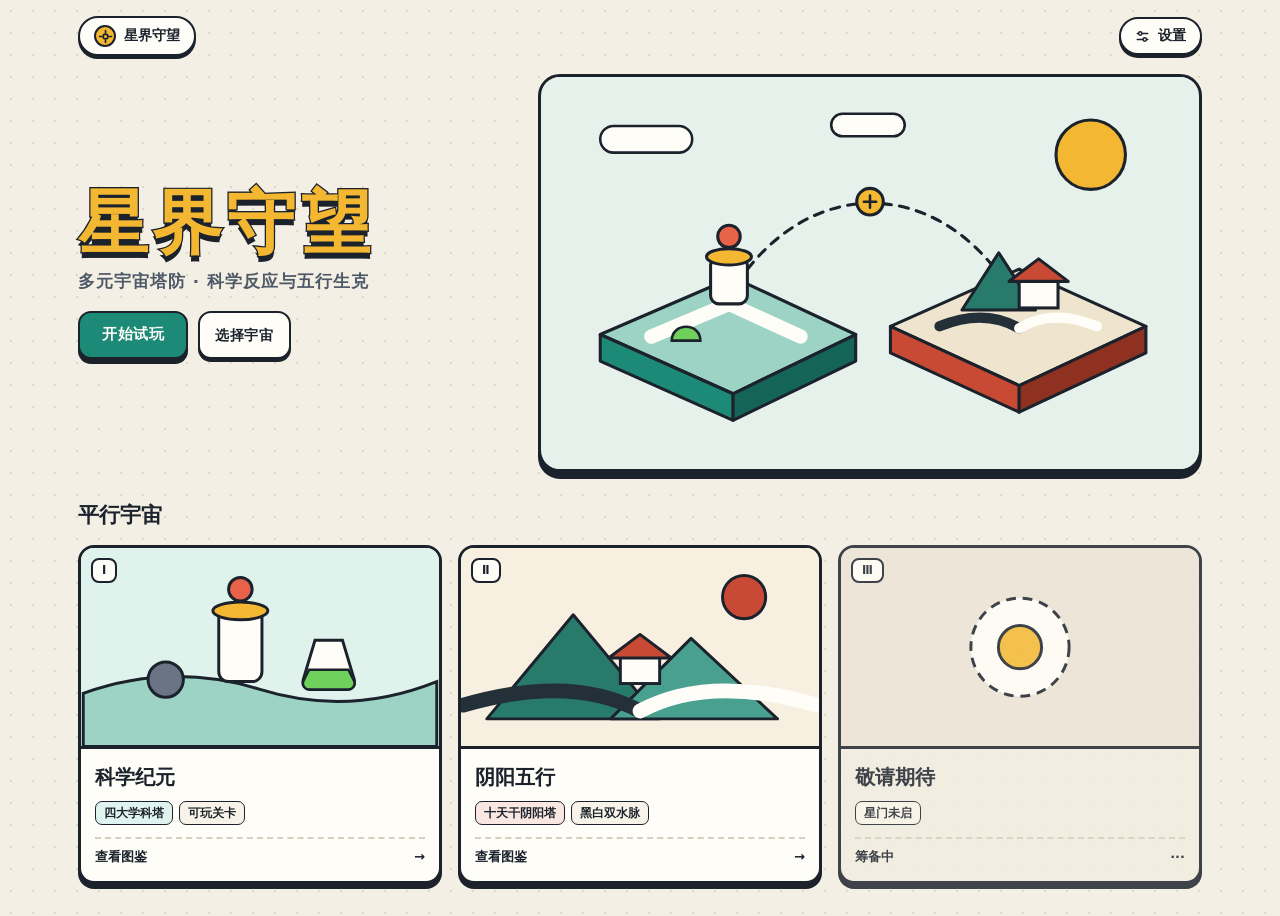
<file: index.html>
<!doctype html>
<html lang="zh-CN">
<head>
<meta charset="utf-8">
<meta name="viewport" content="width=device-width,initial-scale=1">
<title>星界守望 · 多元宇宙塔防</title>
<link rel="stylesheet" href="theme.css">
<style>
.hero {
  display: grid;
  grid-template-columns: minmax(280px, 420px) 1fr;
  gap: clamp(18px, 4vw, 40px);
  align-items: center;
  margin-bottom: 28px;
}

.badge-row { display: flex; flex-wrap: wrap; gap: 8px; margin-bottom: 12px; }

.hero-logo {
  margin: 0;
  font-family: var(--font-display);
  font-weight: 900;
  font-size: clamp(3rem, 6.4vw, 4.8rem);
  line-height: 1.04;
  letter-spacing: 0.06em;
  color: var(--lab-amber);
  -webkit-text-stroke: 2.5px var(--ink);
  paint-order: stroke fill;
  text-shadow: 0 6px 0 var(--ink);
}

.hero-sub { margin: 10px 0 18px; font-size: 16.5px; font-weight: 800; color: var(--ink-soft); letter-spacing: 0.06em; }
.hero-cta { display: flex; flex-wrap: wrap; gap: 10px; }

.diorama-frame {
  background: #e6f1ec;
  border: 3px solid var(--ink);
  border-radius: var(--radius-lg);
  box-shadow: var(--shadow-lg);
  overflow: hidden;
  aspect-ratio: 16 / 9.6;
}
.diorama-frame svg { width: 100%; height: 100%; display: block; }
.float-slow { animation: floatY 3.5s ease-in-out infinite; }
.float-alt { animation: floatY 4.1s ease-in-out -1.5s infinite; }
@keyframes floatY { 0%, 100% { transform: translateY(0); } 50% { transform: translateY(-6px); } }

.section-label {
  display: flex;
  align-items: center;
  justify-content: space-between;
  margin-bottom: 14px;
}
.section-label h2 { margin: 0; font-family: var(--font-display); font-weight: 900; font-size: 1.45rem; }
.section-label span { font-size: 12.5px; font-weight: 700; color: var(--ink-mute); }

.world-cards { display: grid; grid-template-columns: repeat(3, minmax(0, 1fr)); gap: 16px; }

.world-card {
  display: flex;
  flex-direction: column;
  background: var(--card);
  border: 3px solid var(--ink);
  border-radius: var(--radius-md);
  box-shadow: var(--shadow-md);
  overflow: hidden;
  transition: transform 0.14s, box-shadow 0.14s;
}
.world-card:hover { transform: translateY(-3px); box-shadow: 0 8px 0 var(--ink); }
.world-card.locked { background: #f1ece1; opacity: 0.84; cursor: default; }
.world-card.locked:hover { transform: none; box-shadow: var(--shadow-md); }

.world-banner { position: relative; aspect-ratio: 16 / 9; border-bottom: 3px solid var(--ink); overflow: hidden; }
.world-banner svg { width: 100%; height: 100%; display: block; }
.world-num {
  position: absolute; top: 10px; left: 10px;
  padding: 2px 9px; border: 2px solid var(--ink); border-radius: 8px;
  background: var(--card); font-weight: 800; font-size: 11.5px;
}

.world-body { padding: 14px; display: flex; flex-direction: column; flex: 1; }
.world-body h3 { margin: 0 0 8px; font-family: var(--font-display); font-weight: 900; font-size: 1.4rem; }

.pill-list { display: flex; flex-wrap: wrap; gap: 6px; margin-bottom: 12px; }
.mini-pill { padding: 3px 8px; border: 1.8px solid var(--ink); border-radius: 7px; font-size: 11.5px; font-weight: 700; background: var(--card-alt); }
.mini-pill.teal { background: var(--lab-teal-soft); }
.mini-pill.red { background: var(--wx-vermilion-soft); }

.world-go { margin-top: auto; display: flex; justify-content: space-between; padding-top: 9px; border-top: 2px dashed #d6cebe; font-weight: 800; font-size: 13px; }

@media (max-width: 900px) {
  .hero, .world-cards { grid-template-columns: 1fr; }
}
</style>
</head>
<body>
<div class="page-shell">
  <!-- 主页面顶栏 -->
  <header class="topbar">
    <div class="nav-left">
      <a class="pill-btn" href="index.html">
        <span class="brand-mark" aria-hidden="true">
          <svg viewBox="0 0 20 20" fill="none" stroke="#1b222c" stroke-width="2.2" stroke-linecap="round"><circle cx="10" cy="10" r="3.2"/><path d="M10 2v3M10 15v3M2 10h3M15 10h3"/></svg>
        </span>
        <span>星界守望</span>
      </a>
    </div>
    <button class="pill-btn" id="settingsBtn">
      <svg viewBox="0 0 20 20" fill="none" stroke="currentColor" stroke-width="2" stroke-linecap="round" aria-hidden="true"><path d="M3 6h14M3 14h14"/><circle cx="7" cy="6" r="2.2" fill="#fffdf8"/><circle cx="13" cy="14" r="2.2" fill="#fffdf8"/></svg>
      <span>设置</span>
    </button>
  </header>

  <!-- 主封面区 -->
  <section class="hero">
    <div>
      <h1 class="hero-logo">星界守望</h1>
      <p class="hero-sub">多元宇宙塔防 · 科学反应与五行生克</p>
      <div class="hero-cta">
        <a class="btn-game teal" href="science-era.html">开始试玩</a>
        <a class="btn-game ghost" href="#worlds">选择宇宙</a>
      </div>
    </div>

    <div class="diorama-frame" aria-hidden="true">
      <svg viewBox="0 0 640 384" fill="none">
        <rect width="640" height="384" fill="#e6f1ec"/>
        <circle cx="536" cy="76" r="34" fill="#f4b731" stroke="#1b222c" stroke-width="3"/>
        <g fill="#fffdf8" stroke="#1b222c" stroke-width="2.5">
          <rect x="56" y="48" width="90" height="26" rx="13"/>
          <rect x="282" y="36" width="72" height="22" rx="11"/>
        </g>
        <path d="M190 202 C 260 98, 380 98, 450 198" stroke="#1b222c" stroke-width="3" stroke-dasharray="9 8" stroke-linecap="round"/>
        <circle cx="320" cy="122" r="13" fill="#f4b731" stroke="#1b222c" stroke-width="3"/>
        <path d="M314 122h12M320 116v12" stroke="#1b222c" stroke-width="2.5" stroke-linecap="round"/>

        <!-- 科学纪元浮岛 -->
        <g class="float-slow">
          <polygon points="56,252 186,196 306,252 186,310" fill="#9cd3c4" stroke="#1b222c" stroke-width="3" stroke-linejoin="round"/>
          <polygon points="56,252 186,310 186,336 56,278" fill="#1d8a78" stroke="#1b222c" stroke-width="3" stroke-linejoin="round"/>
          <polygon points="306,252 186,310 186,336 306,278" fill="#146457" stroke="#1b222c" stroke-width="3" stroke-linejoin="round"/>
          <path d="M106 254 L182 222 L252 254" stroke="#fffdf8" stroke-width="14" stroke-linecap="round" stroke-linejoin="round"/>
          <rect x="164" y="176" width="36" height="46" rx="8" fill="#fffdf8" stroke="#1b222c" stroke-width="3"/>
          <ellipse cx="182" cy="176" rx="22" ry="8" fill="#f4b731" stroke="#1b222c" stroke-width="3"/>
          <circle cx="182" cy="156" r="11" fill="#e8624a" stroke="#1b222c" stroke-width="3"/>
          <path d="M126 258 C126 240, 154 240, 154 258 Z" fill="#6fd15c" stroke="#1b222c" stroke-width="2.5"/>
        </g>

        <!-- 阴阳五行浮岛 -->
        <g class="float-alt">
          <polygon points="340,244 466,188 590,244 466,302" fill="#efe4cd" stroke="#1b222c" stroke-width="3" stroke-linejoin="round"/>
          <polygon points="340,244 466,302 466,328 340,270" fill="#c94a34" stroke="#1b222c" stroke-width="3" stroke-linejoin="round"/>
          <polygon points="590,244 466,302 466,328 590,270" fill="#8f3121" stroke="#1b222c" stroke-width="3" stroke-linejoin="round"/>
          <path d="M388 244 Q432 226 466 246" stroke="#243038" stroke-width="10" stroke-linecap="round"/>
          <path d="M542 244 Q498 226 466 246" stroke="#fffdf8" stroke-width="10" stroke-linecap="round"/>
          <polygon points="410,228 446,172 482,228" fill="#287a6b" stroke="#1b222c" stroke-width="3" stroke-linejoin="round"/>
          <rect x="466" y="198" width="38" height="28" fill="#fffdf8" stroke="#1b222c" stroke-width="3"/>
          <polygon points="456,200 485,178 514,200" fill="#c94a34" stroke="#1b222c" stroke-width="3" stroke-linejoin="round"/>
        </g>
      </svg>
    </div>
  </section>

  <!-- 平行宇宙入口卡带（独立子页面导航） -->
  <section id="worlds">
    <div class="section-label">
      <h2>平行宇宙</h2>
    </div>

    <div class="world-cards">
      <a class="world-card" href="universe-science.html">
        <div class="world-banner" style="background:#dff2ec">
          <span class="world-num">Ⅰ</span>
          <svg viewBox="0 0 360 202" fill="none">
            <rect width="360" height="202" fill="#dff2ec"/>
            <path d="M0 148 Q90 116 180 144 T360 136 L360 202 L0 202 Z" fill="#9cd3c4" stroke="#1b222c" stroke-width="3"/>
            <rect x="138" y="60" width="44" height="76" rx="10" fill="#fffdf8" stroke="#1b222c" stroke-width="3"/>
            <ellipse cx="160" cy="64" rx="28" ry="9" fill="#f4b731" stroke="#1b222c" stroke-width="3"/>
            <circle cx="160" cy="42" r="12" fill="#e8624a" stroke="#1b222c" stroke-width="3"/>
            <path d="M236 94h28l12 40a8 8 0 0 1-8 10h-36a8 8 0 0 1-8-10z" fill="#fffdf8" stroke="#1b222c" stroke-width="3"/>
            <path d="M230 124h40l6 12a6 6 0 0 1-6 8h-40a6 6 0 0 1-6-8z" fill="#6fd15c" stroke="#1b222c" stroke-width="2.5"/>
            <circle cx="84" cy="134" r="18" fill="#697585" stroke="#1b222c" stroke-width="3"/>
          </svg>
        </div>
        <div class="world-body">
          <h3>科学纪元</h3>
          <div class="pill-list">
            <span class="mini-pill teal">四大学科塔</span>
            <span class="mini-pill">可玩关卡</span>
          </div>
          <div class="world-go"><span>查看图鉴</span><span>→</span></div>
        </div>
      </a>

      <a class="world-card" href="universe-wuxing.html">
        <div class="world-banner" style="background:#f7efe0">
          <span class="world-num">Ⅱ</span>
          <svg viewBox="0 0 360 202" fill="none">
            <rect width="360" height="202" fill="#f7efe0"/>
            <circle cx="286" cy="50" r="22" fill="#c94a34" stroke="#1b222c" stroke-width="3"/>
            <polygon points="24,174 112,68 200,174" fill="#287a6b" stroke="#1b222c" stroke-width="3" stroke-linejoin="round"/>
            <polygon points="150,174 232,92 320,174" fill="#4aa08e" stroke="#1b222c" stroke-width="3" stroke-linejoin="round"/>
            <path d="M0 160 Q110 128 180 166" stroke="#243038" stroke-width="15" stroke-linecap="round"/>
            <path d="M360 160 Q250 128 180 166" stroke="#fffdf8" stroke-width="15" stroke-linecap="round"/>
            <rect x="160" y="110" width="40" height="28" fill="#fffdf8" stroke="#1b222c" stroke-width="3"/>
            <polygon points="148,112 180,88 212,112" fill="#c94a34" stroke="#1b222c" stroke-width="3" stroke-linejoin="round"/>
          </svg>
        </div>
        <div class="world-body">
          <h3>阴阳五行</h3>
          <div class="pill-list">
            <span class="mini-pill red">十天干阴阳塔</span>
            <span class="mini-pill">黑白双水脉</span>
          </div>
          <div class="world-go"><span>查看图鉴</span><span>→</span></div>
        </div>
      </a>

      <div class="world-card locked" aria-disabled="true">
        <div class="world-banner" style="background:#ebe4d6">
          <span class="world-num">Ⅲ</span>
          <svg viewBox="0 0 360 202" fill="none">
            <rect width="360" height="202" fill="#ebe4d6"/>
            <circle cx="180" cy="101" r="50" fill="#fffdf8" stroke="#1b222c" stroke-width="3" stroke-dasharray="10 7"/>
            <circle cx="180" cy="101" r="22" fill="#f4b731" stroke="#1b222c" stroke-width="3"/>
          </svg>
        </div>
        <div class="world-body">
          <h3>敬请期待</h3>
          <div class="pill-list">
            <span class="mini-pill">星门未启</span>
          </div>
          <div class="world-go"><span>筹备中</span><span>···</span></div>
        </div>
      </div>
    </div>
  </section>
</div>

<dialog id="settingsDialog" aria-labelledby="settingsTitle">
  <div class="modal-head">
    <h2 id="settingsTitle">全局设置</h2>
    <button class="modal-x" data-close aria-label="关闭">✕</button>
  </div>
  <div class="modal-body">
    <label class="slider-group">
      <span class="slider-top"><span>音效音量</span><output id="volOut">55%</output></span>
      <input type="range" id="volume" min="0" max="100" value="55">
    </label>
    <label class="slider-group">
      <span class="slider-top"><span>画面亮度</span><output id="lightOut">100%</output></span>
      <input type="range" id="brightness" min="60" max="115" value="100">
    </label>
    <div class="modal-foot"><button class="btn-game amber" data-close>完成</button></div>
  </div>
</dialog>

<script>
const byId = id => document.getElementById(id);
const dlg = byId('settingsDialog');
byId('settingsBtn').onclick = () => dlg.showModal();
dlg.querySelectorAll('[data-close]').forEach(b => b.addEventListener('click', () => dlg.close()));
dlg.addEventListener('click', e => { if (e.target === dlg) dlg.close(); });

for (const [id, outId, def] of [['volume', 'volOut', 55], ['brightness', 'lightOut', 100]]) {
  const input = byId(id);
  let val = def;
  try { val = localStorage.getItem('atlas.' + id) ?? def; } catch {}
  input.value = val;
  const apply = () => {
    byId(outId).textContent = input.value + '%';
    if (id === 'brightness') document.documentElement.style.filter = `brightness(${input.value}%)`;
  };
  apply();
  input.addEventListener('input', () => {
    apply();
    try { localStorage.setItem('atlas.' + id, input.value); } catch {}
  });
}
</script>
</body>
</html>
</file>
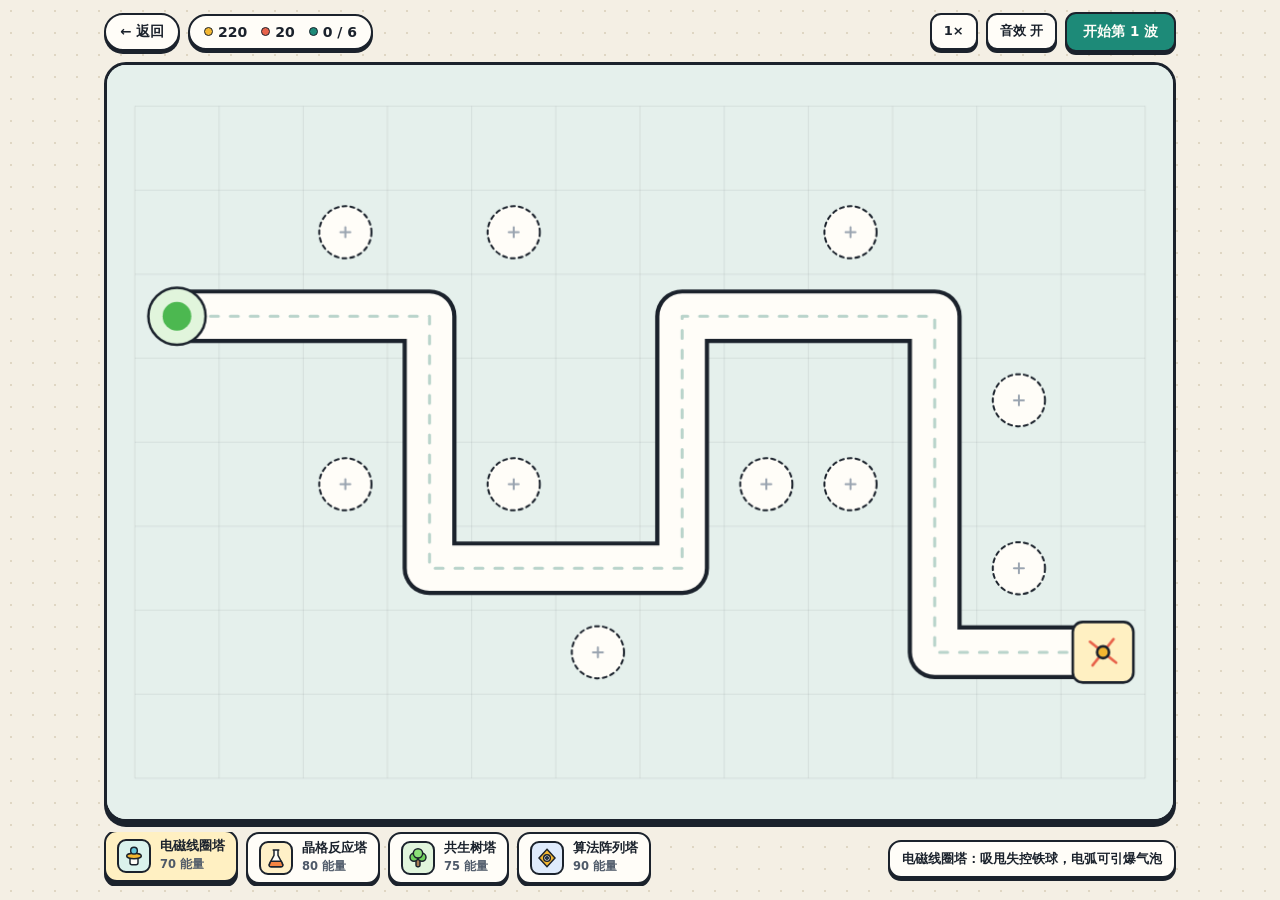
<file: science-era.html>
<!doctype html>
<html lang="zh-CN">
<head>
<meta charset="utf-8">
<meta name="viewport" content="width=device-width,initial-scale=1,maximum-scale=1,user-scalable=no">
<title>科学纪元 · 星界守望</title>
<link rel="stylesheet" href="theme.css">
<style>
html, body {
  height: 100%;
  overflow: hidden;
}

.game-shell {
  height: 100svh;
  max-width: 1120px;
  margin: 0 auto;
  padding: 12px clamp(12px, 2.5vw, 24px) 14px;
  display: flex;
  flex-direction: column;
  gap: 10px;
}

/* ---------- Top HUD ---------- */
.hud-top {
  display: flex;
  align-items: center;
  justify-content: space-between;
  gap: 10px;
  flex-wrap: wrap;
}

.hud-group {
  display: flex;
  align-items: center;
  gap: 8px;
}

.stat-strip {
  display: inline-flex;
  align-items: center;
  gap: 14px;
  padding: 6px 14px;
  background: var(--card);
  border: var(--border);
  border-radius: 999px;
  box-shadow: var(--shadow-sm);
  font-weight: 900;
  font-size: 14px;
  font-variant-numeric: tabular-nums;
}

.stat-item {
  display: inline-flex;
  align-items: center;
  gap: 5px;
}

.stat-dot {
  width: 9px;
  height: 9px;
  border-radius: 50%;
  border: 1.8px solid var(--ink);
}
.stat-dot.energy { background: var(--lab-amber); }
.stat-dot.hp { background: var(--lab-coral); }
.stat-dot.wave { background: var(--lab-teal); }

.ctrl-pill {
  padding: 7px 12px;
  background: var(--card);
  border: var(--border);
  border-radius: 11px;
  box-shadow: var(--shadow-sm);
  font-weight: 800;
  font-size: 13px;
  transition: transform 0.1s, box-shadow 0.1s, background 0.12s;
}
.ctrl-pill:hover { background: #fff7e2; transform: translateY(-1px); box-shadow: 0 4px 0 var(--ink); }
.ctrl-pill:active { transform: translateY(2px); box-shadow: 0 1px 0 var(--ink); }
.ctrl-pill.active { background: var(--lab-amber); }

.btn-wave {
  padding: 8px 16px;
  background: var(--lab-teal);
  color: #fffdf8;
  border: var(--border);
  border-radius: 11px;
  box-shadow: var(--shadow-sm);
  font-weight: 900;
  font-size: 13.5px;
  transition: transform 0.1s, box-shadow 0.1s, filter 0.12s;
}
.btn-wave:hover:not(:disabled) { filter: brightness(1.06); transform: translateY(-1px); box-shadow: 0 4px 0 var(--ink); }
.btn-wave:active:not(:disabled) { transform: translateY(2px); box-shadow: 0 1px 0 var(--ink); }
.btn-wave:disabled { background: #c9c2b4; color: #5b626c; cursor: default; box-shadow: 0 2px 0 var(--ink); }

/* ---------- Board Stage ---------- */
.stage-wrap {
  position: relative;
  flex: 1;
  min-height: 0;
  background: #e5f0ec;
  border: 3px solid var(--ink);
  border-radius: var(--radius-lg);
  box-shadow: var(--shadow-md);
  overflow: hidden;
}

#gameCanvas {
  width: 100%;
  height: 100%;
  display: block;
}

/* Boss Bar (top-center inside board) */
.boss-bar {
  position: absolute;
  top: 12px;
  left: 50%;
  transform: translateX(-50%);
  width: min(440px, 86%);
  padding: 8px 12px;
  background: var(--card);
  border: 2.5px solid var(--ink);
  border-radius: 13px;
  box-shadow: var(--shadow-sm);
  pointer-events: none;
  opacity: 0;
  transition: opacity 0.25s ease;
}
.boss-bar.show { opacity: 1; }

.boss-meta {
  display: flex;
  justify-content: space-between;
  align-items: center;
  font-size: 12.5px;
  font-weight: 900;
  margin-bottom: 5px;
}
.boss-phase { color: var(--lab-coral); font-size: 11.5px; }

.boss-track {
  position: relative;
  height: 10px;
  background: #e6dfd1;
  border: 2px solid var(--ink);
  border-radius: 999px;
  overflow: hidden;
}
.boss-fill {
  height: 100%;
  width: 100%;
  background: var(--lab-coral);
  transition: width 0.12s linear;
}
.boss-shield {
  position: absolute;
  inset: 0;
  background: rgba(111, 209, 92, 0.55);
  opacity: 0;
  transition: opacity 0.2s;
}
.boss-shield.active { opacity: 1; }

/* Wave Toast */
.wave-toast {
  position: absolute;
  top: 14px;
  left: 50%;
  transform: translate(-50%, -8px);
  padding: 6px 16px;
  background: var(--lab-amber);
  border: 2.5px solid var(--ink);
  border-radius: 999px;
  box-shadow: var(--shadow-sm);
  font-weight: 900;
  font-size: 13.5px;
  pointer-events: none;
  opacity: 0;
  transition: opacity 0.25s, transform 0.25s;
}
.wave-toast.show { opacity: 1; transform: translate(-50%, 0); }

/* ---------- Bottom Control Dock ---------- */
.hud-bottom {
  display: flex;
  align-items: center;
  justify-content: space-between;
  gap: 10px;
}

.tower-dock {
  display: flex;
  gap: 8px;
  flex-wrap: nowrap;
  overflow-x: auto;
  padding-bottom: 2px;
}

.tower-btn {
  display: flex;
  align-items: center;
  gap: 9px;
  padding: 7px 11px;
  background: var(--card);
  border: var(--border);
  border-radius: 13px;
  box-shadow: var(--shadow-sm);
  text-align: left;
  flex: none;
  transition: transform 0.1s, box-shadow 0.1s, background 0.12s;
}
.tower-btn:hover { background: #fff7e2; transform: translateY(-1px); box-shadow: 0 4px 0 var(--ink); }
.tower-btn.selected { background: #fff0c2; transform: translateY(-2px); box-shadow: 0 5px 0 var(--ink); }
.tower-btn.poor { opacity: 0.52; }

.tower-ico {
  width: 34px;
  height: 34px;
  border-radius: 9px;
  border: 2px solid var(--ink);
  display: grid;
  place-items: center;
  flex: none;
}
.tower-ico svg { width: 24px; height: 24px; }
.tower-ico.teal { background: #daf2ec; }
.tower-ico.amber { background: #fff0c7; }
.tower-ico.green { background: #e1f5dc; }
.tower-ico.blue { background: #dfebfc; }

.tower-name { display: block; font-weight: 900; font-size: 13px; line-height: 1.15; }
.tower-cost { display: block; font-size: 11.5px; font-weight: 800; color: var(--ink-soft); margin-top: 2px; }

.action-bar {
  display: flex;
  align-items: center;
  justify-content: flex-end;
  gap: 8px;
  min-width: 240px;
  padding: 8px 12px;
  background: var(--card);
  border: var(--border);
  border-radius: 13px;
  box-shadow: var(--shadow-sm);
  font-size: 12.5px;
  font-weight: 800;
  color: var(--ink-soft);
}

.action-bar .sel-label {
  color: var(--ink);
  margin-right: auto;
  white-space: nowrap;
}

.mini-btn {
  padding: 5px 11px;
  border: 2px solid var(--ink);
  border-radius: 8px;
  background: var(--lab-amber);
  color: var(--ink);
  font-weight: 900;
  font-size: 12px;
  white-space: nowrap;
}
.mini-btn:disabled { opacity: 0.4; cursor: default; }
.mini-btn.sell { background: #fde3dc; color: #9c2b1b; }

/* End Modal */
.end-overlay {
  position: absolute;
  inset: 0;
  background: rgba(27, 34, 44, 0.45);
  display: grid;
  place-items: center;
  padding: 16px;
  z-index: 10;
}
.end-overlay[hidden] { display: none; }

.end-card {
  width: min(360px, 92%);
  padding: 22px 24px;
  background: var(--card);
  border: 3px solid var(--ink);
  border-radius: var(--radius-lg);
  box-shadow: 0 8px 0 var(--ink);
  text-align: center;
}
.end-card h2 {
  margin: 0 0 8px;
  font-family: var(--font-display);
  font-size: 1.65rem;
  font-weight: 900;
}
.end-card p {
  margin: 0 0 18px;
  color: var(--ink-soft);
  font-size: 13.5px;
  font-weight: 700;
}
.end-actions {
  display: flex;
  justify-content: center;
  gap: 10px;
}

@media (max-width: 820px) {
  .hud-bottom { flex-direction: column; align-items: stretch; }
  .action-bar { min-width: 0; justify-content: space-between; }
}
</style>
</head>
<body>
<div class="game-shell">
  <header class="hud-top">
    <div class="hud-group">
      <a class="pill-btn" href="universe-science.html">← 返回</a>
      <div class="stat-strip" aria-label="战局状态">
        <span class="stat-item"><span class="stat-dot energy"></span><span id="energyVal">220</span></span>
        <span class="stat-item"><span class="stat-dot hp"></span><span id="hpVal">20</span></span>
        <span class="stat-item"><span class="stat-dot wave"></span><span id="waveVal">0 / 6</span></span>
      </div>
    </div>
    <div class="hud-group">
      <button class="ctrl-pill" id="speedBtn">1×</button>
      <button class="ctrl-pill" id="muteBtn">音效 开</button>
      <button class="btn-wave" id="nextWaveBtn">开始第 1 波</button>
    </div>
  </header>

  <main class="stage-wrap">
    <canvas id="gameCanvas"></canvas>

    <div class="boss-bar" id="bossBar">
      <div class="boss-meta">
        <span>失控反应釜</span>
        <span class="boss-phase" id="bossPhase">阶段 1 · 产怪</span>
      </div>
      <div class="boss-track">
        <div class="boss-fill" id="bossFill"></div>
        <div class="boss-shield" id="bossShield"></div>
      </div>
    </div>

    <div class="wave-toast" id="waveToast"></div>

    <div class="end-overlay" id="endOverlay" hidden>
      <div class="end-card">
        <h2 id="endTitle">防守成功</h2>
        <p id="endDesc"></p>
        <div class="end-actions">
          <button class="btn-game teal" id="restartBtn">再来一局</button>
          <a class="btn-game ghost" href="index.html">返回大厅</a>
        </div>
      </div>
    </div>
  </main>

  <footer class="hud-bottom">
    <div class="tower-dock" id="towerDock">
      <button class="tower-btn selected" data-tower="physics" title="快捷键 1">
        <span class="tower-ico teal"><svg viewBox="0 0 36 36" fill="none" stroke="#1b222c" stroke-width="2.2" stroke-linecap="round"><rect x="12" y="18" width="12" height="13" rx="3" fill="#fffdf8"/><ellipse cx="18" cy="18" rx="11" ry="4" fill="#f4b731"/><circle cx="18" cy="10" r="5" fill="#63c5da"/></svg></span>
        <span><span class="tower-name">电磁线圈塔</span><span class="tower-cost">70 能量</span></span>
      </button>
      <button class="tower-btn" data-tower="chemistry" title="快捷键 2">
        <span class="tower-ico amber"><svg viewBox="0 0 36 36" fill="none" stroke="#1b222c" stroke-width="2.2" stroke-linejoin="round"><path d="M13 6h10m-8 0v8l-7 13a3 3 0 0 0 3 4h14a3 3 0 0 0 3-4l-7-13V6" fill="#fffdf8"/><path d="M10 23h16l2 5a2 2 0 0 1-2 3H10a2 2 0 0 1-2-3z" fill="#f48442"/></svg></span>
        <span><span class="tower-name">晶格反应塔</span><span class="tower-cost">80 能量</span></span>
      </button>
      <button class="tower-btn" data-tower="biology" title="快捷键 3">
        <span class="tower-ico green"><svg viewBox="0 0 36 36" fill="none" stroke="#1b222c" stroke-width="2.2"><rect x="15" y="20" width="6" height="11" rx="2" fill="#a67c52"/><circle cx="12" cy="17" r="6" fill="#6fd15c"/><circle cx="24" cy="17" r="6" fill="#6fd15c"/><circle cx="18" cy="11" r="7" fill="#8ce079"/></svg></span>
        <span><span class="tower-name">共生树塔</span><span class="tower-cost">75 能量</span></span>
      </button>
      <button class="tower-btn" data-tower="compute" title="快捷键 4">
        <span class="tower-ico blue"><svg viewBox="0 0 36 36" fill="none" stroke="#1b222c" stroke-width="2.2"><polygon points="18,5 30,18 18,31 6,18" fill="#f4b731"/><circle cx="18" cy="18" r="5" fill="#fffdf8"/><circle cx="18" cy="18" r="2" fill="#3b7dd8"/></svg></span>
        <span><span class="tower-name">算法阵列塔</span><span class="tower-cost">90 能量</span></span>
      </button>
    </div>

    <div class="action-bar" id="actionBar">
      <span class="sel-label" id="actionTip">点击空位建造 · 电磁甩铁球 / 化学引爆气泡</span>
      <button class="mini-btn" id="upgradeBtn" hidden>升级</button>
      <button class="mini-btn sell" id="sellBtn" hidden>拆除</button>
    </div>
  </footer>
</div>

<script>
(() => {
  const canvas = document.getElementById('gameCanvas');
  const ctx = canvas.getContext('2d');
  const byId = id => document.getElementById(id);

  try {
    const b = localStorage.getItem('atlas.brightness');
    if (b) document.documentElement.style.filter = `brightness(${b}%)`;
  } catch {}

  // ---------- Clean Top-Down Lab Board (12 x 8) ----------
  const COLS = 12;
  const ROWS = 8;

  const PATH = [
    { x: 0, y: 2 },
    { x: 3, y: 2 },
    { x: 3, y: 5 },
    { x: 6, y: 5 },
    { x: 6, y: 2 },
    { x: 9, y: 2 },
    { x: 9, y: 6 },
    { x: 11, y: 6 }
  ];

  const PADS = [
    { x: 2, y: 1 }, { x: 4, y: 1 }, { x: 2, y: 4 }, { x: 4, y: 4 },
    { x: 5, y: 6 }, { x: 7, y: 4 }, { x: 8, y: 1 }, { x: 8, y: 4 },
    { x: 10, y: 3 }, { x: 10, y: 5 }
  ];

  const TOWERS = {
    physics:   { name: '电磁线圈塔', cost: 70, upgradeCost: [90, 130], range: 2.75, rate: 1.05, dmg: 26, color: '#2ea8b8', tip: '吸甩失控铁球，电弧可引爆气泡' },
    chemistry: { name: '晶格反应塔', cost: 80, upgradeCost: [100, 145], range: 2.6,  rate: 0.95, dmg: 30, color: '#e8624a', tip: '酸液腐蚀铁球护甲，烈焰连爆气泡' },
    biology:   { name: '共生树塔',   cost: 75, upgradeCost: [95, 135], range: 2.7,  rate: 1.2,  dmg: 18, color: '#4cb850', tip: '感染减速，史莱姆分裂时继续传染' },
    compute:   { name: '算法阵列塔', cost: 90, upgradeCost: [110, 155], range: 3.6,  rate: 1.5,  dmg: 16, color: '#3b7dd8', tip: '优先锁定蘑菇与 Boss，易伤 +45%' }
  };

  const ENEMIES = {
    slime:     { name: '酸液史莱姆', hp: 95,   speed: 1.15, armor: 0,    reward: 16, radius: 13, color: '#6fd15c', split: true },
    miniSlime: { name: '小史莱姆',   hp: 38,   speed: 1.55, armor: 0,    reward: 6,  radius: 9,  color: '#8ee07d', split: false },
    ironball:  { name: '失控铁球',   hp: 290,  speed: 0.62, armor: 0.7,  reward: 32, radius: 16, color: '#6d7888', magnetic: true },
    bubble:    { name: '不稳定气泡', hp: 62,   speed: 1.85, armor: 0,    reward: 18, radius: 12, color: '#f9825c', volatile: true },
    mushroom:  { name: '变异蘑菇',   hp: 175,  speed: 0.85, armor: 0.15, reward: 30, radius: 15, color: '#c9795b', aura: true },
    boss:      { name: '失控反应釜', hp: 2800, speed: 0.36, armor: 0.25, reward: 300, radius: 26, color: '#9c422c', isBoss: true }
  };

  const WAVES = [
    { label: '第 1 波 · 酸液史莱姆', groups: [{ type: 'slime', count: 7, gap: 1.1 }] },
    { label: '第 2 波 · 铁球与易爆气泡', groups: [{ type: 'ironball', count: 2, gap: 2.1 }, { type: 'bubble', count: 6, gap: 0.75 }, { type: 'slime', count: 4, gap: 0.95 }] },
    { label: '第 3 波 · 变异蘑菇护盾', groups: [{ type: 'mushroom', count: 2, gap: 2.3 }, { type: 'slime', count: 6, gap: 0.85 }, { type: 'ironball', count: 2, gap: 2.0 }] },
    { label: '第 4 波 · 高速气泡群', groups: [{ type: 'bubble', count: 10, gap: 0.55 }, { type: 'ironball', count: 3, gap: 1.8 }, { type: 'mushroom', count: 2, gap: 2.2 }] },
    { label: '第 5 波 · 实验体混编', groups: [{ type: 'ironball', count: 3, gap: 1.6 }, { type: 'mushroom', count: 3, gap: 1.7 }, { type: 'slime', count: 8, gap: 0.75 }, { type: 'bubble', count: 8, gap: 0.5 }] },
    { label: '最终波 · 失控反应釜', groups: [{ type: 'mushroom', count: 2, gap: 2.2 }, { type: 'boss', count: 1, gap: 2.5 }, { type: 'ironball', count: 2, gap: 3.0 }] }
  ];

  // ---------- Viewport / Grid Geometry ----------
  let W = 0, H = 0, CELL = 64, OX = 0, OY = 0;

  function resize() {
    const rect = canvas.parentElement.getBoundingClientRect();
    const dpr = Math.min(window.devicePixelRatio || 1, 2);
    W = rect.width;
    H = rect.height;
    canvas.width = Math.round(W * dpr);
    canvas.height = Math.round(H * dpr);
    ctx.setTransform(dpr, 0, 0, dpr, 0, 0);

    const padX = 28, padY = 24;
    CELL = Math.max(34, Math.min((W - padX * 2) / COLS, (H - padY * 2) / ROWS));
    OX = (W - COLS * CELL) * 0.5;
    OY = (H - ROWS * CELL) * 0.5;
  }
  window.addEventListener('resize', resize);
  resize();

  const toScreen = (gx, gy) => ({ x: OX + (gx + 0.5) * CELL, y: OY + (gy + 0.5) * CELL });

  // ---------- State ----------
  let state = 'playing'; // playing | victory | defeat
  let energy = 220;
  let coreHp = 20;
  let waveIdx = 0;
  let waveActive = false;
  let gameSpeed = 1;
  let muted = false;
  let selectedTool = 'physics';
  let selectedTower = null;
  let hoverPad = null;

  const towers = [];
  const enemies = [];
  const projectiles = [];
  const particles = [];
  const floatTexts = [];
  let spawnQueue = [];
  let spawnTimer = 0;
  let toastTimer = 0;
  let shakeTime = 0;
  let shakeMag = 0;
  let nextEnemyId = 1;

  // ---------- Crisp Toy SFX ----------
  let audioCtx;
  function getVol() {
    if (muted) return 0;
    try { return Number(localStorage.getItem('atlas.volume') ?? 55) / 100; } catch { return 0.55; }
  }

  function playSfx(kind) {
    const v = getVol();
    if (!v) return;
    try {
      audioCtx ??= new AudioContext();
      if (audioCtx.state === 'suspended') audioCtx.resume().catch(() => {});
      const now = audioCtx.currentTime;
      const osc = audioCtx.createOscillator();
      const gain = audioCtx.createGain();
      if (kind === 'build') {
        osc.type = 'triangle';
        osc.frequency.setValueAtTime(340, now);
        osc.frequency.exponentialRampToValueAtTime(560, now + 0.08);
        gain.gain.setValueAtTime(0.14 * v, now);
        gain.gain.exponentialRampToValueAtTime(0.0001, now + 0.12);
        osc.connect(gain).connect(audioCtx.destination);
        osc.start(now); osc.stop(now + 0.13);
      } else if (kind === 'wave') {
        osc.type = 'sine';
        osc.frequency.setValueAtTime(440, now);
        osc.frequency.setValueAtTime(587, now + 0.09);
        gain.gain.setValueAtTime(0.15 * v, now);
        gain.gain.exponentialRampToValueAtTime(0.0001, now + 0.28);
        osc.connect(gain).connect(audioCtx.destination);
        osc.start(now); osc.stop(now + 0.3);
      } else if (kind === 'boom') {
        osc.type = 'sawtooth';
        osc.frequency.setValueAtTime(160, now);
        osc.frequency.exponentialRampToValueAtTime(45, now + 0.24);
        gain.gain.setValueAtTime(0.18 * v, now);
        gain.gain.exponentialRampToValueAtTime(0.0001, now + 0.26);
        osc.connect(gain).connect(audioCtx.destination);
        osc.start(now); osc.stop(now + 0.28);
      } else if (kind === 'zap') {
        osc.type = 'triangle';
        osc.frequency.setValueAtTime(720, now);
        osc.frequency.exponentialRampToValueAtTime(280, now + 0.09);
        gain.gain.setValueAtTime(0.09 * v, now);
        gain.gain.exponentialRampToValueAtTime(0.0001, now + 0.1);
        osc.connect(gain).connect(audioCtx.destination);
        osc.start(now); osc.stop(now + 0.11);
      } else {
        osc.type = 'sine';
        osc.frequency.setValueAtTime(240, now);
        osc.frequency.exponentialRampToValueAtTime(120, now + 0.06);
        gain.gain.setValueAtTime(0.07 * v, now);
        gain.gain.exponentialRampToValueAtTime(0.0001, now + 0.07);
        osc.connect(gain).connect(audioCtx.destination);
        osc.start(now); osc.stop(now + 0.08);
      }
    } catch {}
  }

  // ---------- Helpers ----------
  function showToast(text) {
    const el = byId('waveToast');
    el.textContent = text;
    el.classList.add('show');
    toastTimer = 2.2;
  }

  function addShake(mag, dur = 0.2) {
    shakeMag = Math.max(shakeMag, mag);
    shakeTime = Math.max(shakeTime, dur);
  }

  function addFloat(gx, gy, text, color = '#1b222c') {
    const p = toScreen(gx, gy);
    floatTexts.push({ x: p.x, y: p.y - 14, text, color, life: 1.0, maxLife: 1.0 });
  }

  function spawnBurst(gx, gy, color, count = 12, speed = 85) {
    const p = toScreen(gx, gy);
    for (let i = 0; i < count; i++) {
      const a = Math.random() * Math.PI * 2;
      const s = speed * (0.35 + Math.random() * 0.85);
      particles.push({
        x: p.x, y: p.y,
        vx: Math.cos(a) * s, vy: Math.sin(a) * s - 20,
        r: 2.5 + Math.random() * 3.5,
        color, life: 0.35 + Math.random() * 0.3, maxLife: 0.65
      });
    }
  }

  function updateHud() {
    byId('energyVal').textContent = Math.floor(energy);
    byId('hpVal').textContent = Math.max(0, coreHp);
    byId('waveVal').textContent = `${waveIdx} / ${WAVES.length}`;

    document.querySelectorAll('.tower-btn').forEach(btn => {
      const type = btn.dataset.tower;
      btn.classList.toggle('selected', !selectedTower && selectedTool === type);
      btn.classList.toggle('poor', energy < TOWERS[type].cost);
    });

    const nextBtn = byId('nextWaveBtn');
    if (waveIdx >= WAVES.length) {
      nextBtn.disabled = true;
      nextBtn.textContent = waveActive ? '最终波进行中' : '全部完成';
    } else if (waveActive) {
      nextBtn.disabled = true;
      nextBtn.textContent = `第 ${waveIdx} 波进行中`;
    } else {
      nextBtn.disabled = false;
      nextBtn.textContent = waveIdx === 0 ? '开始第 1 波' : `下一波 (${waveIdx + 1}/${WAVES.length})`;
    }

    const tip = byId('actionTip');
    const upBtn = byId('upgradeBtn');
    const sellBtn = byId('sellBtn');

    if (selectedTower) {
      const spec = TOWERS[selectedTower.type];
      tip.textContent = `${spec.name} Lv.${selectedTower.level} · 攻 ${Math.round(selectedTower.dmg)}`;
      upBtn.hidden = false;
      sellBtn.hidden = false;
      if (selectedTower.level >= 3) {
        upBtn.disabled = true;
        upBtn.textContent = '已满级';
      } else {
        const upCost = spec.upgradeCost[selectedTower.level - 1];
        upBtn.disabled = energy < upCost;
        upBtn.textContent = `升级 (${upCost})`;
      }
      sellBtn.textContent = `拆除 +${Math.round(selectedTower.invested * 0.7)}`;
    } else {
      const spec = TOWERS[selectedTool];
      tip.textContent = `${spec.name}：${spec.tip}`;
      upBtn.hidden = true;
      sellBtn.hidden = true;
    }

    const boss = enemies.find(e => e.isBoss && !e.dead);
    const bar = byId('bossBar');
    if (boss) {
      bar.classList.add('show');
      byId('bossFill').style.width = `${Math.max(0, (boss.hp / boss.maxHp) * 100)}%`;
      byId('bossShield').classList.toggle('active', boss.shieldTimer > 0);
      const phases = ['阶段 1 · 产怪', '阶段 2 · 喷泡', '阶段 3 · 孢子盾', '阶段 4 · 临界解体'];
      byId('bossPhase').textContent = phases[boss.phase - 1];
    } else {
      bar.classList.remove('show');
    }
  }

  // ---------- Gameplay ----------
  function startNextWave() {
    if (state !== 'playing' || waveActive || waveIdx >= WAVES.length) return;
    const wave = WAVES[waveIdx];
    waveIdx++;
    waveActive = true;
    spawnQueue = [];
    for (const g of wave.groups) {
      for (let i = 0; i < g.count; i++) {
        spawnQueue.push({ type: g.type, delay: i === 0 ? 0.35 : g.gap });
      }
    }
    spawnTimer = 0.25;
    playSfx('wave');
    showToast(wave.label);
    updateHud();
  }

  function createEnemy(type, segIdx = 0, segT = 0, inherited = null) {
    const spec = ENEMIES[type];
    const a = PATH[segIdx], b = PATH[Math.min(PATH.length - 1, segIdx + 1)];
    const mult = spec.isBoss ? 1 : (1 + (waveIdx - 1) * 0.09);
    const e = {
      id: nextEnemyId++,
      type,
      hp: spec.hp * mult,
      maxHp: spec.hp * mult,
      speed: spec.speed,
      baseArmor: spec.armor,
      reward: spec.reward,
      radius: spec.radius,
      color: spec.color,
      split: !!spec.split,
      magnetic: !!spec.magnetic,
      volatile: !!spec.volatile,
      aura: !!spec.aura,
      isBoss: !!spec.isBoss,
      seg: segIdx,
      t: segT,
      x: a.x + (b.x - a.x) * segT,
      y: a.y + (b.y - a.y) * segT,
      progress: segIdx + segT,
      corroded: 0,
      infected: inherited?.infected || 0,
      infectedDps: inherited?.infectedDps || 0,
      marked: 0,
      flingTimer: 0,
      flingCooldown: 0,
      auraBuff: false,
      phase: 1,
      bossSpawnCd: 4.4,
      bossBubbleDamage: 0,
      shieldTimer: 0,
      p3Triggered: false,
      dead: false
    };
    enemies.push(e);
    return e;
  }

  function triggerBubbleExplosion(source) {
    if (source.dead) return;
    source.dead = true;
    energy += source.reward;
    playSfx('boom');
    addShake(6, 0.22);
    spawnBurst(source.x, source.y, '#f9825c', 18, 120);
    addFloat(source.x, source.y, '连锁引爆!', '#d94d26');

    for (const other of enemies) {
      if (other.dead || other.id === source.id) continue;
      if (Math.hypot(other.x - source.x, other.y - source.y) <= 2.0) {
        if (other.volatile) setTimeout(() => triggerBubbleExplosion(other), 85);
        else damageEnemy(other, 95, 'fire');
      }
    }
  }

  function damageEnemy(e, rawDmg, elem = 'normal') {
    if (e.dead) return;
    const armor = e.corroded > 0 ? Math.min(e.baseArmor, 0.15) : e.baseArmor;
    let mult = 1 - armor;
    if (e.auraBuff && !e.aura) mult *= 0.55;
    if (e.isBoss && e.shieldTimer > 0) mult *= 0.45;
    if (e.marked > 0) mult *= 1.45;

    const dmg = Math.max(2, rawDmg * mult);
    e.hp -= dmg;

    if (e.isBoss && e.phase === 2) {
      e.bossBubbleDamage += dmg;
      if (e.bossBubbleDamage >= 260) {
        e.bossBubbleDamage = 0;
        createEnemy('bubble', e.seg, Math.max(0, e.t - 0.14));
        createEnemy('bubble', e.seg, Math.min(0.94, e.t + 0.14));
        addFloat(e.x, e.y, '喷出气泡!', '#e8624a');
      }
    }

    if (e.volatile && (elem === 'fire' || elem === 'electric')) {
      triggerBubbleExplosion(e);
      return;
    }

    if (e.hp <= 0) killEnemy(e);
  }

  function killEnemy(e) {
    if (e.dead) return;
    e.dead = true;
    energy += e.reward;
    spawnBurst(e.x, e.y, e.color, e.isBoss ? 34 : 10, e.isBoss ? 140 : 75);

    if (e.split) {
      const spread = e.infected > 0 ? { infected: Math.max(4, e.infected), infectedDps: Math.max(14, e.infectedDps) } : null;
      createEnemy('miniSlime', e.seg, Math.max(0, e.t - 0.12), spread);
      createEnemy('miniSlime', e.seg, Math.min(0.95, e.t + 0.12), spread);
      if (spread) addFloat(e.x, e.y, '分裂传染!', '#2f8f37');
    }

    if (e.isBoss) {
      playSfx('boom');
      addShake(10, 0.4);
      addFloat(e.x, e.y, '反应釜解体!', '#e8624a');
      for (let i = 0; i < 4; i++) {
        createEnemy(i % 2 === 0 ? 'miniSlime' : 'bubble', e.seg, Math.max(0.05, Math.min(0.95, e.t + (i - 1.5) * 0.12)));
      }
    }
    updateHud();
  }

  function placeTower(pad) {
    const spec = TOWERS[selectedTool];
    if (energy < spec.cost) {
      addFloat(pad.x, pad.y, '能量不足', '#c94a34');
      return;
    }
    energy -= spec.cost;
    const t = {
      x: pad.x, y: pad.y, type: selectedTool, level: 1,
      invested: spec.cost, range: spec.range, rate: spec.rate, dmg: spec.dmg,
      cd: 0.1, pulse: 0
    };
    towers.push(t);
    selectedTower = t;
    playSfx('build');
    spawnBurst(pad.x, pad.y, spec.color, 10, 60);
    updateHud();
  }

  function upgradeSelected() {
    if (!selectedTower || selectedTower.level >= 3) return;
    const spec = TOWERS[selectedTower.type];
    const cost = spec.upgradeCost[selectedTower.level - 1];
    if (energy < cost) return;
    energy -= cost;
    selectedTower.invested += cost;
    selectedTower.level++;
    selectedTower.dmg *= 1.42;
    selectedTower.range += 0.35;
    selectedTower.rate *= 1.12;
    playSfx('build');
    spawnBurst(selectedTower.x, selectedTower.y, '#f4b731', 14, 75);
    addFloat(selectedTower.x, selectedTower.y, `Lv.${selectedTower.level}`, '#b57b00');
    updateHud();
  }

  function sellSelected() {
    if (!selectedTower) return;
    const refund = Math.round(selectedTower.invested * 0.7);
    energy += refund;
    const idx = towers.indexOf(selectedTower);
    if (idx >= 0) towers.splice(idx, 1);
    addFloat(selectedTower.x, selectedTower.y, `+${refund}`, '#1d8a78');
    selectedTower = null;
    playSfx('hit');
    updateHud();
  }

  function finishGame(won) {
    state = won ? 'victory' : 'defeat';
    playSfx(won ? 'wave' : 'boom');
    byId('endTitle').textContent = won ? '防守成功' : '核心受损';
    byId('endDesc').textContent = won
      ? `成功击破「失控反应釜」，核心剩余耐久 ${coreHp} / 20。`
      : `防线在第 ${waveIdx} 波被突破。试试电磁甩铁球、化学引爆气泡、算法标记蘑菇。`;
    byId('endOverlay').hidden = false;
    updateHud();
  }

  function resetGame() {
    energy = 220;
    coreHp = 20;
    waveIdx = 0;
    waveActive = false;
    spawnQueue = [];
    towers.length = 0;
    enemies.length = 0;
    projectiles.length = 0;
    particles.length = 0;
    floatTexts.length = 0;
    selectedTower = null;
    state = 'playing';
    byId('endOverlay').hidden = true;
    updateHud();
  }

  // ---------- Update ----------
  function update(dt) {
    if (toastTimer > 0) {
      toastTimer -= dt;
      if (toastTimer <= 0) byId('waveToast').classList.remove('show');
    }
    if (shakeTime > 0) {
      shakeTime = Math.max(0, shakeTime - dt);
      if (shakeTime === 0) shakeMag = 0;
    }

    for (let i = particles.length - 1; i >= 0; i--) {
      const p = particles[i];
      p.x += p.vx * dt; p.y += p.vy * dt; p.vy += 140 * dt; p.life -= dt;
      if (p.life <= 0) particles.splice(i, 1);
    }
    for (let i = floatTexts.length - 1; i >= 0; i--) {
      const f = floatTexts[i];
      f.y -= 26 * dt; f.life -= dt;
      if (f.life <= 0) floatTexts.splice(i, 1);
    }

    if (state !== 'playing') return;
    const sdt = dt * gameSpeed;

    if (waveActive && spawnQueue.length > 0) {
      spawnTimer -= sdt;
      if (spawnTimer <= 0) {
        const next = spawnQueue.shift();
        createEnemy(next.type);
        spawnTimer = spawnQueue[0] ? spawnQueue[0].delay : 0;
      }
    }

    for (const e of enemies) e.auraBuff = false;
    for (const m of enemies) {
      if (m.dead || !m.aura) continue;
      for (const ally of enemies) {
        if (ally.dead || ally.id === m.id) continue;
        if (Math.hypot(ally.x - m.x, ally.y - m.y) <= 2.1) ally.auraBuff = true;
      }
    }

    for (let i = enemies.length - 1; i >= 0; i--) {
      const e = enemies[i];
      if (e.dead) { enemies.splice(i, 1); continue; }

      if (e.corroded > 0) e.corroded -= sdt;
      if (e.marked > 0) e.marked -= sdt;
      if (e.flingCooldown > 0) e.flingCooldown -= sdt;
      if (e.shieldTimer > 0) e.shieldTimer -= sdt;

      if (e.infected > 0) {
        e.infected -= sdt;
        damageEnemy(e, e.infectedDps * sdt, 'bio');
        if (e.dead) continue;
      }

      if (e.isBoss) {
        const pct = e.hp / e.maxHp;
        if (pct <= 0.1) e.phase = 4;
        else if (pct <= 0.35) {
          e.phase = 3;
          if (!e.p3Triggered) {
            e.p3Triggered = true;
            e.shieldTimer = 9;
            createEnemy('mushroom', e.seg, Math.max(0, e.t - 0.1));
            addFloat(e.x, e.y, '孢子护盾!', '#2f8f37');
          }
        } else if (pct <= 0.7) e.phase = 2;

        if (e.phase === 1) {
          e.bossSpawnCd -= sdt;
          if (e.bossSpawnCd <= 0) {
            e.bossSpawnCd = 4.2;
            createEnemy('slime', e.seg, Math.min(0.95, e.t + 0.08));
          }
        }
      }

      const slow = e.infected > 0 ? 0.74 : 1;
      let move = e.speed * slow * sdt;
      if (e.flingTimer > 0) {
        e.flingTimer -= sdt;
        move = -2.8 * sdt;
        for (const other of enemies) {
          if (other.dead || other.id === e.id) continue;
          if (Math.hypot(other.x - e.x, other.y - e.y) < 0.65) {
            damageEnemy(other, 48 * sdt * 6, 'physical');
          }
        }
      }

      const a = PATH[e.seg], b = PATH[e.seg + 1];
      const segLen = Math.hypot(b.x - a.x, b.y - a.y);
      e.t += move / segLen;

      if (e.t < 0) {
        if (e.seg > 0) { e.seg--; e.t += 1; }
        else e.t = 0;
      } else if (e.t >= 1) {
        e.seg++; e.t -= 1;
        if (e.seg >= PATH.length - 1) {
          coreHp -= e.isBoss ? 10 : 1;
          e.dead = true;
          playSfx('boom');
          addShake(7, 0.25);
          spawnBurst(11, 6, '#e8624a', 14, 90);
          updateHud();
          if (coreHp <= 0) finishGame(false);
          continue;
        }
      }

      const p1 = PATH[e.seg], p2 = PATH[e.seg + 1];
      e.x = p1.x + (p2.x - p1.x) * e.t;
      e.y = p1.y + (p2.y - p1.y) * e.t;
      e.progress = e.seg + e.t;
    }

    for (const t of towers) {
      t.pulse = Math.max(0, t.pulse - sdt * 3);
      t.cd -= sdt;
      if (t.cd > 0) continue;

      let target = null, best = -1;
      for (const e of enemies) {
        if (e.dead) continue;
        if (Math.hypot(e.x - t.x, e.y - t.y) > t.range) continue;
        let score = e.progress;
        if (t.type === 'compute') {
          if (e.aura) score += 20;
          if (e.isBoss) score += 16;
          if (e.marked <= 0) score += 6;
        } else if (t.type === 'physics' && e.magnetic && e.flingCooldown <= 0) score += 12;
        else if (t.type === 'chemistry' && e.volatile) score += 10;
        if (score > best) { best = score; target = e; }
      }

      if (target) {
        t.cd = 1 / t.rate;
        t.pulse = 1;
        fireTower(t, target);
      }
    }

    for (let i = projectiles.length - 1; i >= 0; i--) {
      const p = projectiles[i];
      p.life -= sdt;
      if (p.instant) { if (p.life <= 0) projectiles.splice(i, 1); continue; }
      const dx = p.tx - p.x, dy = p.ty - p.y, dist = Math.hypot(dx, dy);
      const step = p.speed * sdt;
      if (dist <= step || p.life <= 0) {
        onProjectileHit(p);
        projectiles.splice(i, 1);
      } else {
        p.x += (dx / dist) * step;
        p.y += (dy / dist) * step;
      }
    }

    if (waveActive && spawnQueue.length === 0 && enemies.length === 0) {
      waveActive = false;
      const bonus = 35 + waveIdx * 10;
      energy += bonus;
      if (waveIdx >= WAVES.length) finishGame(true);
      else addFloat(11, 6, `+${bonus} 能量`, '#1d8a78');
      updateHud();
    } else if (enemies.some(e => e.isBoss)) {
      updateHud();
    }
  }

  function fireTower(t, target) {
    if (t.type === 'physics') {
      playSfx('zap');
      projectiles.push({ instant: true, x: t.x, y: t.y, tx: target.x, ty: target.y, color: '#2ea8b8', life: 0.14, maxLife: 0.14 });
      if (target.magnetic && target.flingCooldown <= 0) {
        target.flingTimer = 0.52;
        target.flingCooldown = 3.2;
        addFloat(target.x, target.y, '磁力甩击!', '#1d8a78');
        addShake(3.5, 0.14);
      }
      damageEnemy(target, t.dmg, 'electric');
    } else if (t.type === 'compute') {
      playSfx('zap');
      projectiles.push({ instant: true, x: t.x, y: t.y, tx: target.x, ty: target.y, color: '#3b7dd8', life: 0.16, maxLife: 0.16 });
      if (target.marked <= 0) addFloat(target.x, target.y, '锁定 +45%', '#3b7dd8');
      target.marked = 4.5;
      damageEnemy(target, t.dmg, 'arcane');
    } else {
      projectiles.push({
        instant: false, type: t.type, dmg: t.dmg, target,
        x: t.x, y: t.y, tx: target.x, ty: target.y,
        speed: 7.0, color: TOWERS[t.type].color, life: 1.5
      });
    }
  }

  function onProjectileHit(p) {
    const e = p.target;
    if (!e || e.dead) return;
    playSfx('hit');
    if (p.type === 'chemistry') {
      spawnBurst(e.x, e.y, '#f48442', 7, 55);
      if (e.magnetic && e.corroded <= 0) addFloat(e.x, e.y, '酸液破甲!', '#2f8f37');
      e.corroded = 5.5;
      damageEnemy(e, p.dmg, 'fire');
    } else if (p.type === 'biology') {
      spawnBurst(e.x, e.y, '#6fd15c', 6, 48);
      e.infected = 5.0;
      e.infectedDps = p.dmg * 0.72;
      damageEnemy(e, p.dmg * 0.65, 'bio');
    }
  }

  // ---------- Clean Toy-Board Rendering ----------
  function drawTower(t, now) {
    const p = toScreen(t.x, t.y);
    const pulse = t.pulse * 3;
    const r = Math.min(CELL * 0.36, 22);

    if (selectedTower === t) {
      ctx.save();
      ctx.beginPath();
      ctx.arc(p.x, p.y, t.range * CELL, 0, Math.PI * 2);
      ctx.fillStyle = 'rgba(29, 138, 120, 0.1)';
      ctx.fill();
      ctx.strokeStyle = '#1d8a78';
      ctx.lineWidth = 2;
      ctx.setLineDash([6, 5]);
      ctx.stroke();
      ctx.restore();
    }

    // Tactile circular pedestal
    ctx.fillStyle = '#fffdf8';
    ctx.strokeStyle = '#1b222c';
    ctx.lineWidth = 2.4;
    ctx.beginPath();
    ctx.arc(p.x, p.y + 2, r, 0, Math.PI * 2);
    ctx.fill();
    ctx.stroke();

    if (t.type === 'physics') {
      ctx.fillStyle = '#fffdf8';
      ctx.fillRect(p.x - 6, p.y - 12, 12, 16);
      ctx.strokeRect(p.x - 6, p.y - 12, 12, 16);
      ctx.fillStyle = '#f4b731';
      ctx.beginPath(); ctx.ellipse(p.x, p.y - 5, 11, 4, 0, 0, Math.PI * 2); ctx.fill(); ctx.stroke();
      ctx.fillStyle = '#63c5da';
      ctx.beginPath(); ctx.arc(p.x, p.y - 15 - pulse * 0.3, 6 + pulse * 0.3, 0, Math.PI * 2); ctx.fill(); ctx.stroke();
    } else if (t.type === 'chemistry') {
      ctx.fillStyle = '#fffdf8';
      ctx.beginPath();
      ctx.moveTo(p.x - 10, p.y + 6); ctx.lineTo(p.x - 5, p.y - 10);
      ctx.lineTo(p.x + 5, p.y - 10); ctx.lineTo(p.x + 10, p.y + 6);
      ctx.closePath(); ctx.fill(); ctx.stroke();
      ctx.fillStyle = '#f48442';
      const fl = Math.sin(now * 0.012 + t.x) * 2;
      ctx.beginPath();
      ctx.moveTo(p.x - 6, p.y - 10);
      ctx.quadraticCurveTo(p.x, p.y - 24 - fl - pulse, p.x + 6, p.y - 10);
      ctx.fill(); ctx.stroke();
    } else if (t.type === 'biology') {
      ctx.fillStyle = '#a67c52';
      ctx.fillRect(p.x - 3.5, p.y - 3, 7, 11); ctx.strokeRect(p.x - 3.5, p.y - 3, 7, 11);
      ctx.fillStyle = '#6fd15c';
      ctx.beginPath(); ctx.arc(p.x - 7, p.y - 6, 7, 0, Math.PI * 2); ctx.arc(p.x + 7, p.y - 6, 7, 0, Math.PI * 2); ctx.fill(); ctx.stroke();
      ctx.fillStyle = '#8ce079';
      ctx.beginPath(); ctx.arc(p.x, p.y - 12, 8 + pulse * 0.3, 0, Math.PI * 2); ctx.fill(); ctx.stroke();
    } else {
      ctx.save();
      ctx.translate(p.x, p.y - 4);
      ctx.rotate(now * 0.002 + t.x);
      ctx.fillStyle = '#f4b731';
      ctx.fillRect(-9, -9, 18, 18); ctx.strokeRect(-9, -9, 18, 18);
      ctx.restore();
      ctx.fillStyle = '#3b7dd8';
      ctx.beginPath(); ctx.arc(p.x, p.y - 4, 4, 0, Math.PI * 2); ctx.fill();
    }

    // Level dots
    for (let i = 0; i < t.level; i++) {
      ctx.fillStyle = '#f4b731';
      ctx.strokeStyle = '#1b222c';
      ctx.lineWidth = 1.4;
      ctx.beginPath();
      ctx.arc(p.x - (t.level - 1) * 4 + i * 8, p.y + r - 3, 3, 0, Math.PI * 2);
      ctx.fill(); ctx.stroke();
    }
  }

  function drawEnemy(e, now) {
    const p = toScreen(e.x, e.y);
    const bob = e.volatile ? Math.sin(now * 0.01 + e.id) * 3 : Math.abs(Math.sin(now * 0.008 + e.id)) * 2.5;
    const scale = Math.min(1.15, CELL / 58);
    const rad = e.radius * scale;

    if (e.aura) {
      ctx.strokeStyle = 'rgba(76, 184, 80, 0.45)';
      ctx.lineWidth = 2;
      ctx.setLineDash([5, 4]);
      ctx.beginPath();
      ctx.arc(p.x, p.y, 2.1 * CELL, 0, Math.PI * 2);
      ctx.stroke();
      ctx.setLineDash([]);
    }

    // Soft ground shadow
    ctx.fillStyle = 'rgba(27, 34, 44, 0.16)';
    ctx.beginPath();
    ctx.ellipse(p.x, p.y + rad * 0.65, rad * 0.85, rad * 0.35, 0, 0, Math.PI * 2);
    ctx.fill();

    ctx.strokeStyle = '#1b222c';
    ctx.lineWidth = 2.2;

    if (e.isBoss) {
      const jx = e.phase === 4 ? (Math.random() - 0.5) * 3 : 0;
      const bx = p.x + jx, by = p.y - bob;
      // Legs
      ctx.beginPath();
      ctx.moveTo(bx - 12, by + 12); ctx.lineTo(bx - 16, by + 22);
      ctx.moveTo(bx + 12, by + 12); ctx.lineTo(bx + 16, by + 22);
      ctx.stroke();
      // Vessel body
      ctx.fillStyle = '#9c422c';
      ctx.beginPath(); ctx.roundRect(bx - rad, by - rad, rad * 2, rad * 1.8, 12); ctx.fill(); ctx.stroke();
      // Glass window
      ctx.fillStyle = e.phase === 3 ? '#8ce079' : '#f4b731';
      ctx.beginPath(); ctx.arc(bx, by - 2, rad * 0.48, 0, Math.PI * 2); ctx.fill(); ctx.stroke();
      if (e.shieldTimer > 0) {
        ctx.strokeStyle = '#4cb850';
        ctx.lineWidth = 3;
        ctx.beginPath(); ctx.arc(bx, by - 2, rad + 8, 0, Math.PI * 2); ctx.stroke();
      }
    } else if (e.magnetic) {
      ctx.fillStyle = e.corroded > 0 ? '#74b86a' : '#6d7888';
      ctx.beginPath(); ctx.arc(p.x, p.y - bob, rad, 0, Math.PI * 2); ctx.fill(); ctx.stroke();
      ctx.fillStyle = '#fffdf8';
      ctx.beginPath(); ctx.arc(p.x - rad * 0.32, p.y - bob - rad * 0.3, rad * 0.22, 0, Math.PI * 2); ctx.fill();
    } else if (e.volatile) {
      ctx.fillStyle = '#f9825c';
      ctx.beginPath(); ctx.arc(p.x, p.y - bob, rad + Math.sin(now * 0.014 + e.id) * 1.2, 0, Math.PI * 2); ctx.fill(); ctx.stroke();
      ctx.fillStyle = '#fffdf8';
      ctx.beginPath(); ctx.arc(p.x - rad * 0.3, p.y - bob - rad * 0.32, rad * 0.24, 0, Math.PI * 2); ctx.fill();
    } else if (e.aura) {
      ctx.fillStyle = '#fffdf8';
      ctx.fillRect(p.x - 5, p.y - bob, 10, 10); ctx.strokeRect(p.x - 5, p.y - bob, 10, 10);
      ctx.fillStyle = '#c9795b';
      ctx.beginPath(); ctx.arc(p.x, p.y - bob + 1, rad, Math.PI, 0); ctx.closePath(); ctx.fill(); ctx.stroke();
      ctx.fillStyle = '#fffdf8';
      ctx.beginPath(); ctx.arc(p.x - 5, p.y - bob - 5, 2.3, 0, Math.PI * 2); ctx.arc(p.x + 5, p.y - bob - 4, 2, 0, Math.PI * 2); ctx.fill();
    } else {
      ctx.fillStyle = e.color;
      ctx.beginPath(); ctx.arc(p.x, p.y - bob + 4, rad, Math.PI, 0); ctx.closePath(); ctx.fill(); ctx.stroke();
      ctx.fillStyle = '#1b222c';
      ctx.beginPath(); ctx.arc(p.x - 3.5, p.y - bob - 1, 1.6, 0, Math.PI * 2); ctx.arc(p.x + 3.5, p.y - bob - 1, 1.6, 0, Math.PI * 2); ctx.fill();
    }

    if (e.marked > 0) {
      ctx.strokeStyle = '#3b7dd8';
      ctx.lineWidth = 2;
      ctx.beginPath();
      ctx.arc(p.x, p.y - bob, rad + 5, 0, Math.PI * 2);
      ctx.stroke();
    }

    if (!e.isBoss && e.hp < e.maxHp) {
      const bw = 28, bh = 5;
      ctx.fillStyle = '#fffdf8';
      ctx.fillRect(p.x - bw / 2, p.y - rad - 13, bw, bh);
      ctx.fillStyle = e.auraBuff ? '#4cb850' : '#e8624a';
      ctx.fillRect(p.x - bw / 2, p.y - rad - 13, bw * Math.max(0, e.hp / e.maxHp), bh);
      ctx.strokeStyle = '#1b222c';
      ctx.lineWidth = 1.4;
      ctx.strokeRect(p.x - bw / 2, p.y - rad - 13, bw, bh);
    }
  }

  function render(now) {
    ctx.clearRect(0, 0, W, H);
    ctx.fillStyle = '#e5f0ec';
    ctx.fillRect(0, 0, W, H);

    ctx.save();
    if (shakeTime > 0) {
      ctx.translate((Math.random() - 0.5) * shakeMag * 2, (Math.random() - 0.5) * shakeMag * 2);
    }

    // Subtle lab grid
    ctx.strokeStyle = 'rgba(27, 34, 44, 0.08)';
    ctx.lineWidth = 1;
    for (let x = 0; x <= COLS; x++) {
      ctx.beginPath(); ctx.moveTo(OX + x * CELL, OY); ctx.lineTo(OX + x * CELL, OY + ROWS * CELL); ctx.stroke();
    }
    for (let y = 0; y <= ROWS; y++) {
      ctx.beginPath(); ctx.moveTo(OX, OY + y * CELL); ctx.lineTo(OX + COLS * CELL, OY + y * CELL); ctx.stroke();
    }

    // Path track
    const pts = PATH.map(p => toScreen(p.x, p.y));
    ctx.lineCap = 'round';
    ctx.lineJoin = 'round';
    ctx.beginPath();
    pts.forEach((p, i) => i ? ctx.lineTo(p.x, p.y) : ctx.moveTo(p.x, p.y));
    ctx.strokeStyle = '#1b222c';
    ctx.lineWidth = CELL * 0.64;
    ctx.stroke();
    ctx.strokeStyle = '#fffdf8';
    ctx.lineWidth = CELL * 0.54;
    ctx.stroke();

    // Moving dashed conveyor line
    ctx.save();
    ctx.setLineDash([8, 12]);
    ctx.lineDashOffset = -(now * 0.03);
    ctx.strokeStyle = '#b9d4cb';
    ctx.lineWidth = 3;
    ctx.stroke();
    ctx.restore();

    // Start portal (Petri rift)
    const startP = pts[0];
    ctx.fillStyle = '#e1f5dc';
    ctx.strokeStyle = '#1b222c';
    ctx.lineWidth = 2.5;
    ctx.beginPath(); ctx.arc(startP.x, startP.y, CELL * 0.34, 0, Math.PI * 2); ctx.fill(); ctx.stroke();
    ctx.fillStyle = '#4cb850';
    ctx.beginPath(); ctx.arc(startP.x, startP.y, CELL * 0.16 + Math.sin(now * 0.006) * 2, 0, Math.PI * 2); ctx.fill();

    // Core Machine at end
    const endP = pts[pts.length - 1];
    ctx.fillStyle = '#fff0c2';
    ctx.strokeStyle = '#1b222c';
    ctx.lineWidth = 2.6;
    ctx.beginPath(); ctx.roundRect(endP.x - CELL * 0.36, endP.y - CELL * 0.36, CELL * 0.72, CELL * 0.72, 10); ctx.fill(); ctx.stroke();
    ctx.save();
    ctx.translate(endP.x, endP.y);
    ctx.rotate(now * 0.002);
    ctx.strokeStyle = '#e8624a';
    ctx.lineWidth = 2.6;
    for (let k = 0; k < 4; k++) { ctx.rotate(Math.PI / 2); ctx.beginPath(); ctx.moveTo(0, 0); ctx.lineTo(0, -CELL * 0.2); ctx.stroke(); }
    ctx.restore();
    ctx.fillStyle = '#f4b731';
    ctx.beginPath(); ctx.arc(endP.x, endP.y, 6, 0, Math.PI * 2); ctx.fill(); ctx.stroke();

    // Tower pads
    for (const pad of PADS) {
      const p = toScreen(pad.x, pad.y);
      const occupied = towers.some(t => t.x === pad.x && t.y === pad.y);
      if (occupied) continue;
      const isHover = hoverPad === pad;
      if (isHover && !selectedTower) {
        ctx.save();
        ctx.beginPath();
        ctx.arc(p.x, p.y, TOWERS[selectedTool].range * CELL, 0, Math.PI * 2);
        ctx.fillStyle = 'rgba(244, 183, 49, 0.14)';
        ctx.fill();
        ctx.strokeStyle = '#d89a2b';
        ctx.lineWidth = 1.8;
        ctx.setLineDash([5, 4]);
        ctx.stroke();
        ctx.restore();
      }
      ctx.fillStyle = isHover ? '#fff0c2' : '#fffdf8';
      ctx.strokeStyle = '#1b222c';
      ctx.lineWidth = 2;
      ctx.setLineDash(isHover ? [] : [4, 4]);
      ctx.beginPath();
      ctx.arc(p.x, p.y, CELL * 0.31, 0, Math.PI * 2);
      ctx.fill();
      ctx.stroke();
      ctx.setLineDash([]);
      // Plus sign
      ctx.strokeStyle = isHover ? '#1b222c' : '#9aa4b0';
      ctx.lineWidth = 2;
      ctx.beginPath();
      ctx.moveTo(p.x - 5, p.y); ctx.lineTo(p.x + 5, p.y);
      ctx.moveTo(p.x, p.y - 5); ctx.lineTo(p.x, p.y + 5);
      ctx.stroke();
    }

    for (const t of towers) drawTower(t, now);
    for (const e of enemies) if (!e.dead) drawEnemy(e, now);

    // Projectiles
    for (const p of projectiles) {
      if (p.instant) {
        const a = toScreen(p.x, p.y), b = toScreen(p.tx, p.ty);
        ctx.save();
        ctx.globalAlpha = Math.max(0, p.life / p.maxLife);
        ctx.strokeStyle = p.color;
        ctx.lineWidth = 3;
        ctx.beginPath();
        ctx.moveTo(a.x, a.y - 10);
        ctx.lineTo((a.x + b.x) * 0.5 + (Math.random() - 0.5) * 10, (a.y + b.y) * 0.5 + (Math.random() - 0.5) * 10);
        ctx.lineTo(b.x, b.y);
        ctx.stroke();
        ctx.restore();
      } else {
        const pos = toScreen(p.x, p.y);
        ctx.fillStyle = p.color;
        ctx.strokeStyle = '#1b222c';
        ctx.lineWidth = 1.8;
        ctx.beginPath(); ctx.arc(pos.x, pos.y, 5, 0, Math.PI * 2); ctx.fill(); ctx.stroke();
      }
    }

    // Particles
    for (const p of particles) {
      ctx.save();
      ctx.globalAlpha = Math.max(0, p.life / p.maxLife);
      ctx.fillStyle = p.color;
      ctx.beginPath(); ctx.arc(p.x, p.y, p.r, 0, Math.PI * 2); ctx.fill();
      ctx.restore();
    }

    // Floating combat labels
    ctx.font = '800 13px "SF Pro Rounded", "PingFang SC", sans-serif';
    ctx.textAlign = 'center';
    for (const f of floatTexts) {
      ctx.save();
      ctx.globalAlpha = Math.max(0, f.life / f.maxLife);
      ctx.lineWidth = 3.5;
      ctx.strokeStyle = '#fffdf8';
      ctx.strokeText(f.text, f.x, f.y);
      ctx.fillStyle = f.color;
      ctx.fillText(f.text, f.x, f.y);
      ctx.restore();
    }

    ctx.restore();
  }

  // ---------- Input ----------
  function findPad(clientX, clientY) {
    const rect = canvas.getBoundingClientRect();
    const mx = clientX - rect.left, my = clientY - rect.top;
    let best = null, bestD = CELL * 0.48;
    for (const pad of PADS) {
      const p = toScreen(pad.x, pad.y);
      const d = Math.hypot(mx - p.x, my - p.y);
      if (d < bestD) { bestD = d; best = pad; }
    }
    return best;
  }

  canvas.addEventListener('mousemove', e => {
    hoverPad = findPad(e.clientX, e.clientY);
    canvas.style.cursor = hoverPad ? 'pointer' : 'default';
  });

  canvas.addEventListener('click', e => {
    if (state !== 'playing') return;
    const pad = findPad(e.clientX, e.clientY);
    if (!pad) { selectedTower = null; updateHud(); return; }
    const existing = towers.find(t => t.x === pad.x && t.y === pad.y);
    if (existing) { selectedTower = existing; updateHud(); }
    else placeTower(pad);
  });

  document.querySelectorAll('.tower-btn').forEach(btn => {
    btn.addEventListener('click', () => {
      selectedTool = btn.dataset.tower;
      selectedTower = null;
      updateHud();
    });
  });

  document.addEventListener('keydown', e => {
    if (e.key === '1') { selectedTool = 'physics'; selectedTower = null; updateHud(); }
    if (e.key === '2') { selectedTool = 'chemistry'; selectedTower = null; updateHud(); }
    if (e.key === '3') { selectedTool = 'biology'; selectedTower = null; updateHud(); }
    if (e.key === '4') { selectedTool = 'compute'; selectedTower = null; updateHud(); }
    if (e.key === ' ') { e.preventDefault(); startNextWave(); }
  });

  byId('nextWaveBtn').onclick = startNextWave;
  byId('upgradeBtn').onclick = upgradeSelected;
  byId('sellBtn').onclick = sellSelected;
  byId('restartBtn').onclick = resetGame;

  byId('speedBtn').onclick = () => {
    gameSpeed = gameSpeed === 1 ? 2 : 1;
    byId('speedBtn').textContent = `${gameSpeed}×`;
    byId('speedBtn').classList.toggle('active', gameSpeed === 2);
  };

  byId('muteBtn').onclick = () => {
    muted = !muted;
    byId('muteBtn').textContent = muted ? '音效 关' : '音效 开';
  };

  let last = performance.now();
  function loop(now) {
    const dt = Math.min(0.05, (now - last) / 1000);
    last = now;
    update(dt);
    render(now);
    requestAnimationFrame(loop);
  }

  updateHud();
  requestAnimationFrame(loop);
})();
</script>
</body>
</html>
</file>
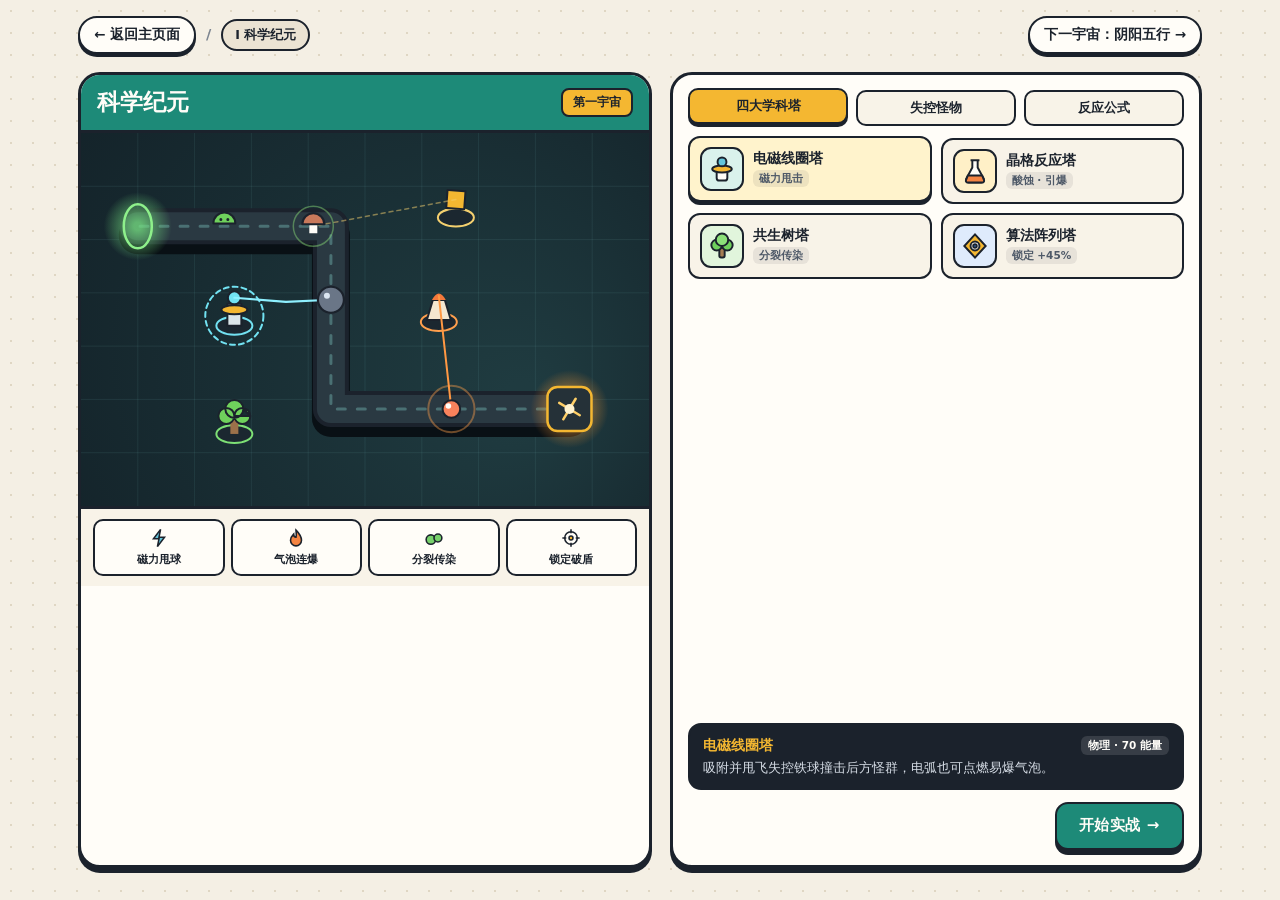
<file: universe-science.html>
<!doctype html>
<html lang="zh-CN">
<head>
<meta charset="utf-8">
<meta name="viewport" content="width=device-width,initial-scale=1">
<title>Ⅰ 科学纪元 · 星界守望</title>
<link rel="stylesheet" href="theme.css">
</head>
<body>
<div class="page-shell">
  <!-- 子页面面包屑顶栏 -->
  <header class="topbar">
    <div class="nav-left">
      <a class="pill-btn" href="index.html">← 返回主页面</a>
      <span class="crumb-sep">/</span>
      <span class="crumb-cur">Ⅰ 科学纪元</span>
    </div>
    <a class="pill-btn" href="universe-wuxing.html">下一宇宙：阴阳五行 →</a>
  </header>

  <main class="codex-layout">
    <!-- 左：无文字动态微缩沙盘 -->
    <section class="board-panel">
      <div class="board-header">
        <h1>科学纪元</h1>
        <span class="tag-badge">第一宇宙</span>
      </div>

      <div class="live-stage">
        <canvas id="labMiniCanvas" aria-label="科学纪元动态沙盘演示"></canvas>
      </div>

      <div class="visual-strip">
        <div class="v-chip">
          <svg viewBox="0 0 28 28" fill="none" stroke="#1b222c" stroke-width="2"><path d="M16 3L7 15h7l-2 10 9-12h-7z" fill="#63c5da"/></svg>
          <span>磁力甩球</span>
        </div>
        <div class="v-chip">
          <svg viewBox="0 0 28 28" fill="none" stroke="#1b222c" stroke-width="2"><path d="M14 4c5 5 7 9 7 13a7 7 0 1 1-14 0c0-3 2-6 4-8 0 3 2 4 3 4 1-3 0-6 0-9z" fill="#f48442"/></svg>
          <span>气泡连爆</span>
        </div>
        <div class="v-chip">
          <svg viewBox="0 0 28 28" fill="none" stroke="#1b222c" stroke-width="2"><circle cx="10" cy="16" r="6" fill="#77d16b"/><circle cx="19" cy="14" r="5" fill="#77d16b"/></svg>
          <span>分裂传染</span>
        </div>
        <div class="v-chip">
          <svg viewBox="0 0 28 28" fill="none" stroke="#1b222c" stroke-width="2"><circle cx="14" cy="14" r="8"/><path d="M14 3v5M14 20v5M3 14h5M20 14h5"/><circle cx="14" cy="14" r="2.5" fill="#f4b731"/></svg>
          <span>锁定破盾</span>
        </div>
      </div>
    </section>

    <!-- 右：图形化图鉴卡组 -->
    <section class="deck-panel">
      <div class="tab-bar" role="tablist">
        <button class="tab-pill" role="tab" aria-selected="true" data-tab="towers">四大学科塔</button>
        <button class="tab-pill" role="tab" aria-selected="false" data-tab="enemies">失控怪物</button>
        <button class="tab-pill" role="tab" aria-selected="false" data-tab="combos">反应公式</button>
      </div>

      <div data-panel="towers">
        <div class="tile-grid-2" id="scienceTowers">
          <button class="visual-tile" aria-pressed="true" data-focus="physics" data-title="电磁线圈塔" data-tag="物理 · 70 能量" data-desc="吸附并甩飞失控铁球撞击后方怪群，电弧也可点燃易爆气泡。">
            <span class="art-icon teal"><svg viewBox="0 0 36 36" fill="none" stroke="#1b222c" stroke-width="2.2" stroke-linecap="round"><rect x="12" y="18" width="12" height="13" rx="3" fill="#fffdf8"/><ellipse cx="18" cy="18" rx="11" ry="4" fill="#f4b731"/><circle cx="18" cy="10" r="5" fill="#63c5da"/></svg></span>
            <span><span class="tile-name">电磁线圈塔</span><span class="tile-pill">磁力甩击</span></span>
          </button>
          <button class="visual-tile" aria-pressed="false" data-focus="chemistry" data-title="晶格反应塔" data-tag="化学 · 80 能量" data-desc="酸液熔解铁球重甲；烈焰引爆不稳定气泡触发大范围连锁轰炸。">
            <span class="art-icon amber"><svg viewBox="0 0 36 36" fill="none" stroke="#1b222c" stroke-width="2.2" stroke-linejoin="round"><path d="M13 6h10m-8 0v8l-7 13a3 3 0 0 0 3 4h14a3 3 0 0 0 3-4l-7-13V6" fill="#fffdf8"/><path d="M10 23h16l2 5a2 2 0 0 1-2 3H10a2 2 0 0 1-2-3z" fill="#f48442"/></svg></span>
            <span><span class="tile-name">晶格反应塔</span><span class="tile-pill">酸蚀 · 引爆</span></span>
          </button>
          <button class="visual-tile" aria-pressed="false" data-focus="biology" data-title="共生树塔" data-tag="生物 · 75 能量" data-desc="施加孢子感染与减速；史莱姆受击分裂时毒素自动传给两个子体。">
            <span class="art-icon green"><svg viewBox="0 0 36 36" fill="none" stroke="#1b222c" stroke-width="2.2"><rect x="15" y="20" width="6" height="11" rx="2" fill="#a67c52"/><circle cx="12" cy="17" r="6" fill="#6fd15c"/><circle cx="24" cy="17" r="6" fill="#6fd15c"/><circle cx="18" cy="11" r="7" fill="#8ce079"/></svg></span>
            <span><span class="tile-name">共生树塔</span><span class="tile-pill">分裂传染</span></span>
          </button>
          <button class="visual-tile" aria-pressed="false" data-focus="compute" data-title="算法阵列塔" data-tag="算力 · 90 能量" data-desc="超远射程锁定变异蘑菇与 Boss，施加 +45% 易伤标记。">
            <span class="art-icon blue"><svg viewBox="0 0 36 36" fill="none" stroke="#1b222c" stroke-width="2.2"><polygon points="18,5 30,18 18,31 6,18" fill="#f4b731"/><circle cx="18" cy="18" r="5" fill="#fffdf8"/><circle cx="18" cy="18" r="2" fill="#3b7dd8"/></svg></span>
            <span><span class="tile-name">算法阵列塔</span><span class="tile-pill">锁定 +45%</span></span>
          </button>
        </div>
      </div>

      <div data-panel="enemies" hidden>
        <div class="tile-grid-2" id="scienceEnemies">
          <button class="visual-tile" aria-pressed="true" data-focus="ironball" data-title="失控铁球" data-tag="重甲 · 磁性" data-desc="高甲慢速，用电磁塔吸甩或化学酸液破甲。">
            <span class="art-icon blue"><svg viewBox="0 0 36 36" fill="none" stroke="#1b222c" stroke-width="2.2"><circle cx="18" cy="18" r="11" fill="#6d7888"/><circle cx="14" cy="14" r="3" fill="#fffdf8"/><path d="M18 4v3M18 29v3M4 18h3M29 18h3"/></svg></span>
            <span><span class="tile-name">失控铁球</span><span class="tile-pill">70% 重甲</span></span>
          </button>
          <button class="visual-tile" aria-pressed="false" data-focus="slime" data-title="酸液史莱姆" data-tag="分裂 ×2" data-desc="死亡分裂为 2 个小团，极易传导生物感染。">
            <span class="art-icon green"><svg viewBox="0 0 36 36" fill="none" stroke="#1b222c" stroke-width="2.2"><path d="M7 26 C7 11, 29 11, 29 26 Z" fill="#6fd15c"/><circle cx="14" cy="21" r="1.8" fill="#1b222c"/><circle cx="22" cy="21" r="1.8" fill="#1b222c"/></svg></span>
            <span><span class="tile-name">酸液史莱姆</span><span class="tile-pill">死亡分裂</span></span>
          </button>
          <button class="visual-tile" aria-pressed="false" data-focus="bubble" data-title="不稳定气泡" data-tag="高速 · 易爆" data-desc="火/电引爆后炸毁周围所有敌军并连锁引爆。">
            <span class="art-icon coral"><svg viewBox="0 0 36 36" fill="none" stroke="#1b222c" stroke-width="2.2"><circle cx="18" cy="18" r="11" fill="#f9825c"/><circle cx="14" cy="13" r="3.2" fill="#fffdf8"/></svg></span>
            <span><span class="tile-name">不稳定气泡</span><span class="tile-pill">连锁炸弹</span></span>
          </button>
          <button class="visual-tile" aria-pressed="false" data-focus="mushroom" data-title="变异蘑菇" data-tag="护盾光环" data-desc="为周围小怪提供减伤孢子盾，优先集火。">
            <span class="art-icon amber"><svg viewBox="0 0 36 36" fill="none" stroke="#1b222c" stroke-width="2.2"><rect x="14" y="19" width="8" height="10" rx="3" fill="#fffdf8"/><path d="M6 20 C6 8, 30 8, 30 20 Z" fill="#c9795b"/><circle cx="14" cy="14" r="2.2" fill="#fffdf8"/><circle cx="22" cy="15" r="1.8" fill="#fffdf8"/></svg></span>
            <span><span class="tile-name">变异蘑菇</span><span class="tile-pill">群体减伤</span></span>
          </button>
          <button class="visual-tile full" aria-pressed="false" data-focus="boss" data-title="失控反应釜 · BOSS" data-tag="4 阶段" data-desc="吐史莱姆 → 喷易爆泡 → 孢子护盾 → 残血解体炸成小怪。">
            <span class="art-icon coral"><svg viewBox="0 0 36 36" fill="none" stroke="#1b222c" stroke-width="2.2"><rect x="8" y="8" width="20" height="20" rx="6" fill="#9c422c"/><circle cx="18" cy="18" r="6" fill="#f4b731"/><path d="M11 28l-2 4M25 28l2 4"/></svg></span>
            <span><span class="tile-name">失控反应釜（最终 BOSS）</span><span class="tile-pill">产怪 · 喷泡 · 破盾 · 解体</span></span>
          </button>
        </div>
      </div>

      <div data-panel="combos" hidden>
        <div class="formula-list">
          <div class="formula-card"><span class="f-icon"><svg viewBox="0 0 24 24" fill="none" stroke="#1b222c" stroke-width="2"><path d="M13 2L5 14h6l-1 8 8-12h-6z" fill="#63c5da"/></svg></span><span class="f-op">+</span><span class="f-icon"><svg viewBox="0 0 24 24" fill="none" stroke="#1b222c" stroke-width="2"><circle cx="12" cy="12" r="7" fill="#6d7888"/></svg></span><span class="f-op">→</span><span class="f-out">吸甩铁球 · 撞翻后排</span></div>
          <div class="formula-card"><span class="f-icon"><svg viewBox="0 0 24 24" fill="none" stroke="#1b222c" stroke-width="2"><path d="M12 3c4 4 6 8 6 11a6 6 0 1 1-12 0c0-3 2-5 3-7 0 2 2 3 3 3z" fill="#f48442"/></svg></span><span class="f-op">+</span><span class="f-icon"><svg viewBox="0 0 24 24" fill="none" stroke="#1b222c" stroke-width="2"><circle cx="12" cy="12" r="7" fill="#f9825c"/></svg></span><span class="f-op">→</span><span class="f-out">火焰引爆 · 连锁清场</span></div>
          <div class="formula-card"><span class="f-icon"><svg viewBox="0 0 24 24" fill="none" stroke="#1b222c" stroke-width="2"><path d="M9 4h6v5l4 9a2 2 0 0 1-2 2H7a2 2 0 0 1-2-2l4-9z" fill="#8ce079"/></svg></span><span class="f-op">+</span><span class="f-icon"><svg viewBox="0 0 24 24" fill="none" stroke="#1b222c" stroke-width="2"><circle cx="12" cy="12" r="7" fill="#6d7888"/></svg></span><span class="f-op">→</span><span class="f-out">酸液腐蚀 · 护甲归零</span></div>
          <div class="formula-card"><span class="f-icon"><svg viewBox="0 0 24 24" fill="none" stroke="#1b222c" stroke-width="2"><circle cx="12" cy="10" r="6" fill="#6fd15c"/><rect x="10" y="15" width="4" height="6" fill="#a67c52"/></svg></span><span class="f-op">+</span><span class="f-icon"><svg viewBox="0 0 24 24" fill="none" stroke="#1b222c" stroke-width="2"><path d="M5 17C5 9 19 9 19 17Z" fill="#6fd15c"/></svg></span><span class="f-op">→</span><span class="f-out">感染随分裂自动扩散</span></div>
        </div>
      </div>

      <div class="inspector">
        <div class="inspector-box" id="inspector">
          <div class="inspector-top">
            <span class="inspector-title">电磁线圈塔</span>
            <span class="inspector-tag">物理 · 70 能量</span>
          </div>
          <p class="inspector-desc">吸附并甩飞失控铁球撞击后方怪群，电弧也可点燃易爆气泡。</p>
        </div>
        <div class="deck-foot">
          <a class="btn-game teal" href="science-era.html">开始实战 →</a>
        </div>
      </div>
    </section>
  </main>
</div>

<script>
const byId = id => document.getElementById(id);
try {
  const b = localStorage.getItem('atlas.brightness');
  if (b) document.documentElement.style.filter = `brightness(${b}%)`;
} catch {}

let focusKey = 'physics';
const reducedMotion = matchMedia('(prefers-reduced-motion: reduce)');

document.querySelectorAll('.tab-pill').forEach(tab => {
  tab.addEventListener('click', () => {
    const name = tab.dataset.tab;
    document.querySelectorAll('.tab-pill').forEach(b => b.setAttribute('aria-selected', String(b === tab)));
    document.querySelectorAll('[data-panel]').forEach(p => { p.hidden = p.dataset.panel !== name; });
    const active = document.querySelector(`[data-panel="${name}"]`);
    const picked = active.querySelector('[aria-pressed="true"]') || active.querySelector('[data-title]');
    if (picked) updateInspector(picked);
  });
});

function updateInspector(el) {
  const box = byId('inspector');
  box.querySelector('.inspector-title').textContent = el.dataset.title;
  box.querySelector('.inspector-tag').textContent = el.dataset.tag;
  box.querySelector('.inspector-desc').textContent = el.dataset.desc;
  if (el.dataset.focus) focusKey = el.dataset.focus;
}

['scienceTowers', 'scienceEnemies'].forEach(id => {
  const wrap = byId(id);
  wrap.addEventListener('click', e => {
    const btn = e.target.closest('button[data-title]');
    if (!btn) return;
    wrap.querySelectorAll('button[data-title]').forEach(b => b.setAttribute('aria-pressed', String(b === btn)));
    updateInspector(btn);
  });
});

function samplePath(pts, u) {
  const segs = [];
  let total = 0;
  for (let i = 0; i < pts.length - 1; i++) {
    const len = Math.hypot(pts[i + 1][0] - pts[i][0], pts[i + 1][1] - pts[i][1]);
    segs.push({ a: pts[i], b: pts[i + 1], len });
    total += len;
  }
  let target = ((u % 1) + 1) % 1 * total;
  for (const s of segs) {
    if (target <= s.len) {
      const k = s.len ? target / s.len : 0;
      return [s.a[0] + (s.b[0] - s.a[0]) * k, s.a[1] + (s.b[1] - s.a[1]) * k];
    }
    target -= s.len;
  }
  return pts[pts.length - 1];
}

function drawLab(ts) {
  const c = byId('labMiniCanvas');
  const w = c.clientWidth || 520, h = c.clientHeight || 340;
  const dpr = Math.min(devicePixelRatio || 1, 2);
  if (c.width !== Math.round(w * dpr) || c.height !== Math.round(h * dpr)) {
    c.width = Math.round(w * dpr); c.height = Math.round(h * dpr);
  }
  const ctx = c.getContext('2d');
  ctx.setTransform(dpr, 0, 0, dpr, 0, 0);
  const t = ts / 1000;

  const bg = ctx.createRadialGradient(w * 0.78, h * 0.72, 20, w * 0.5, h * 0.5, w * 0.85);
  bg.addColorStop(0, '#1f3b40');
  bg.addColorStop(1, '#111d24');
  ctx.fillStyle = bg;
  ctx.fillRect(0, 0, w, h);

  ctx.strokeStyle = 'rgba(130, 195, 190, 0.1)';
  ctx.lineWidth = 1;
  for (let i = 1; i < 10; i++) { ctx.beginPath(); ctx.moveTo((w / 10) * i, 0); ctx.lineTo((w / 10) * i, h); ctx.stroke(); }
  for (let j = 1; j < 7; j++) { ctx.beginPath(); ctx.moveTo(0, (h / 7) * j); ctx.lineTo(w, (h / 7) * j); ctx.stroke(); }

  const pts = [[w * 0.1, h * 0.25], [w * 0.44, h * 0.25], [w * 0.44, h * 0.74], [w * 0.86, h * 0.74]];
  ctx.lineCap = 'round'; ctx.lineJoin = 'round';
  ctx.beginPath(); pts.forEach((p, i) => i ? ctx.lineTo(p[0], p[1] + 9) : ctx.moveTo(p[0], p[1] + 9));
  ctx.strokeStyle = '#091015'; ctx.lineWidth = 38; ctx.stroke();

  ctx.beginPath(); pts.forEach((p, i) => i ? ctx.lineTo(p[0], p[1]) : ctx.moveTo(p[0], p[1]));
  ctx.strokeStyle = '#1b222c'; ctx.lineWidth = 36; ctx.stroke();
  ctx.strokeStyle = '#2a3942'; ctx.lineWidth = 28; ctx.stroke();

  ctx.save();
  ctx.setLineDash([8, 12]); ctx.lineDashOffset = -t * 36;
  ctx.strokeStyle = 'rgba(134, 215, 206, 0.35)'; ctx.lineWidth = 3; ctx.stroke();
  ctx.restore();

  const [rx, ry] = pts[0];
  const rGlow = ctx.createRadialGradient(rx, ry, 4, rx, ry, 34);
  rGlow.addColorStop(0, 'rgba(116, 224, 128, 0.75)'); rGlow.addColorStop(1, 'rgba(116, 224, 128, 0)');
  ctx.fillStyle = rGlow; ctx.beginPath(); ctx.arc(rx, ry, 34, 0, Math.PI * 2); ctx.fill();
  ctx.strokeStyle = '#8ef08b'; ctx.lineWidth = 2.5;
  ctx.beginPath(); ctx.ellipse(rx, ry, 14, 22, 0, 0, Math.PI * 2); ctx.stroke();

  const [cx, cy] = pts[3];
  const cGlow = ctx.createRadialGradient(cx, cy, 4, cx, cy, 44 + Math.sin(t * 4) * 5);
  cGlow.addColorStop(0, 'rgba(255, 190, 74, 0.72)'); cGlow.addColorStop(1, 'rgba(255, 140, 40, 0)');
  ctx.fillStyle = cGlow; ctx.beginPath(); ctx.arc(cx, cy, 48, 0, Math.PI * 2); ctx.fill();
  ctx.fillStyle = '#253138'; ctx.strokeStyle = '#f4b731'; ctx.lineWidth = 2.5;
  ctx.beginPath(); ctx.roundRect(cx - 22, cy - 22, 44, 44, 10); ctx.fill(); ctx.stroke();
  ctx.save(); ctx.translate(cx, cy); ctx.rotate(t * 1.8); ctx.strokeStyle = '#ffcf66'; ctx.lineWidth = 2.5;
  for (let k = 0; k < 4; k++) { ctx.rotate(Math.PI / 2); ctx.beginPath(); ctx.moveTo(0, 0); ctx.lineTo(0, -12); ctx.stroke(); }
  ctx.restore();
  ctx.fillStyle = '#fff3cf'; ctx.beginPath(); ctx.arc(cx, cy, 5, 0, Math.PI * 2); ctx.fill();

  const slimePos = samplePath(pts, (t * 0.12) % 1);
  const ironPos = samplePath(pts, (t * 0.08 + 0.34) % 1);
  const bubblePos = samplePath(pts, (t * 0.16 + 0.62) % 1);
  const mushPos = samplePath(pts, (t * 0.09 + 0.18) % 1);

  const tPhys = [w * 0.27, h * 0.49], tChem = [w * 0.63, h * 0.48], tBio = [w * 0.27, h * 0.78], tComp = [w * 0.66, h * 0.2];
  const ring = (x, y, key, col) => {
    if (focusKey !== key) return;
    ctx.save(); ctx.strokeStyle = col; ctx.lineWidth = 2; ctx.setLineDash([5, 4]);
    ctx.beginPath(); ctx.arc(x, y, 27 + Math.sin(t * 6) * 3, 0, Math.PI * 2); ctx.stroke(); ctx.restore();
  };

  ring(tPhys[0], tPhys[1], 'physics', '#72e2f2');
  ctx.fillStyle = '#1b2730'; ctx.strokeStyle = '#72e2f2'; ctx.lineWidth = 2;
  ctx.beginPath(); ctx.ellipse(tPhys[0], tPhys[1] + 10, 18, 9, 0, 0, Math.PI * 2); ctx.fill(); ctx.stroke();
  ctx.fillStyle = '#dce6ea'; ctx.strokeStyle = '#1b222c';
  ctx.fillRect(tPhys[0] - 7, tPhys[1] - 12, 14, 22); ctx.strokeRect(tPhys[0] - 7, tPhys[1] - 12, 14, 22);
  ctx.fillStyle = '#f4b731'; ctx.beginPath(); ctx.ellipse(tPhys[0], tPhys[1] - 6, 13, 4.5, 0, 0, Math.PI * 2); ctx.fill(); ctx.stroke();
  ctx.fillStyle = '#72e2f2'; ctx.beginPath(); ctx.arc(tPhys[0], tPhys[1] - 18, 6.5, 0, Math.PI * 2); ctx.fill(); ctx.stroke();

  ring(tChem[0], tChem[1], 'chemistry', '#ff9f4d');
  ctx.fillStyle = '#1b2730'; ctx.strokeStyle = '#ff9f4d'; ctx.lineWidth = 2;
  ctx.beginPath(); ctx.ellipse(tChem[0], tChem[1] + 10, 18, 9, 0, 0, Math.PI * 2); ctx.fill(); ctx.stroke();
  ctx.fillStyle = '#f4e6cf'; ctx.strokeStyle = '#1b222c';
  ctx.beginPath(); ctx.moveTo(tChem[0] - 12, tChem[1] + 8); ctx.lineTo(tChem[0] - 6, tChem[1] - 12); ctx.lineTo(tChem[0] + 6, tChem[1] - 12); ctx.lineTo(tChem[0] + 12, tChem[1] + 8); ctx.closePath(); ctx.fill(); ctx.stroke();
  ctx.fillStyle = '#f4783b'; ctx.beginPath(); ctx.moveTo(tChem[0] - 7, tChem[1] - 12); ctx.quadraticCurveTo(tChem[0], tChem[1] - 28 - Math.sin(t * 9) * 3, tChem[0] + 7, tChem[1] - 12); ctx.fill();

  ring(tBio[0], tBio[1], 'biology', '#7de075');
  ctx.fillStyle = '#1b2730'; ctx.strokeStyle = '#7de075'; ctx.lineWidth = 2;
  ctx.beginPath(); ctx.ellipse(tBio[0], tBio[1] + 10, 18, 9, 0, 0, Math.PI * 2); ctx.fill(); ctx.stroke();
  ctx.fillStyle = '#9c714a'; ctx.fillRect(tBio[0] - 4, tBio[1] - 6, 8, 16);
  ctx.fillStyle = '#6fd15c'; ctx.strokeStyle = '#1b222c';
  ctx.beginPath(); ctx.arc(tBio[0] - 8, tBio[1] - 8, 8, 0, Math.PI * 2); ctx.arc(tBio[0] + 8, tBio[1] - 8, 8, 0, Math.PI * 2); ctx.arc(tBio[0], tBio[1] - 15, 9, 0, Math.PI * 2); ctx.fill(); ctx.stroke();

  ring(tComp[0], tComp[1], 'compute', '#f4d06f');
  ctx.fillStyle = '#1b2730'; ctx.strokeStyle = '#f4d06f'; ctx.lineWidth = 2;
  ctx.beginPath(); ctx.ellipse(tComp[0], tComp[1] + 10, 18, 9, 0, 0, Math.PI * 2); ctx.fill(); ctx.stroke();
  ctx.save(); ctx.translate(tComp[0], tComp[1] - 8); ctx.rotate(t * 1.4);
  ctx.fillStyle = '#f4b731'; ctx.strokeStyle = '#1b222c'; ctx.fillRect(-9, -9, 18, 18); ctx.strokeRect(-9, -9, 18, 18); ctx.restore();

  if (Math.hypot(ironPos[0] - tPhys[0], ironPos[1] - tPhys[1]) < w * 0.34) {
    ctx.strokeStyle = '#8ef0ff'; ctx.lineWidth = 2.2;
    ctx.beginPath(); ctx.moveTo(tPhys[0], tPhys[1] - 18);
    ctx.lineTo((tPhys[0] + ironPos[0]) * 0.5 + Math.sin(t * 45) * 6, (tPhys[1] + ironPos[1]) * 0.5 + Math.cos(t * 40) * 6);
    ctx.lineTo(ironPos[0], ironPos[1]); ctx.stroke();
  }
  if (Math.hypot(bubblePos[0] - tChem[0], bubblePos[1] - tChem[1]) < w * 0.32) {
    ctx.strokeStyle = '#ff9843'; ctx.lineWidth = 2;
    ctx.beginPath(); ctx.moveTo(tChem[0], tChem[1] - 16); ctx.lineTo(bubblePos[0], bubblePos[1]); ctx.stroke();
    const pr = ((t * 2.2) % 1) * 26;
    ctx.strokeStyle = `rgba(255, 160, 74, ${1 - pr / 26})`;
    ctx.beginPath(); ctx.arc(bubblePos[0], bubblePos[1], 8 + pr, 0, Math.PI * 2); ctx.stroke();
  }
  ctx.save(); ctx.strokeStyle = 'rgba(244, 208, 111, 0.5)'; ctx.setLineDash([4, 4]); ctx.lineWidth = 1.5;
  ctx.beginPath(); ctx.moveTo(tComp[0], tComp[1] - 8); ctx.lineTo(mushPos[0], mushPos[1]); ctx.stroke(); ctx.restore();

  ring(mushPos[0], mushPos[1], 'mushroom', '#f4d06f');
  ctx.strokeStyle = 'rgba(140, 224, 121, 0.45)'; ctx.lineWidth = 1.5;
  ctx.beginPath(); ctx.arc(mushPos[0], mushPos[1], 22 + Math.sin(t * 4) * 2, 0, Math.PI * 2); ctx.stroke();
  ctx.fillStyle = '#fffdf8'; ctx.fillRect(mushPos[0] - 4, mushPos[1] - 2, 8, 9);
  ctx.fillStyle = '#c9795b'; ctx.strokeStyle = '#1b222c'; ctx.lineWidth = 2;
  ctx.beginPath(); ctx.arc(mushPos[0], mushPos[1] - 2, 11, Math.PI, 0); ctx.closePath(); ctx.fill(); ctx.stroke();

  ring(slimePos[0], slimePos[1], 'slime', '#7de075');
  const sb = Math.abs(Math.sin(t * 6)) * 4;
  ctx.fillStyle = '#6fd15c'; ctx.strokeStyle = '#1b222c'; ctx.lineWidth = 2;
  ctx.beginPath(); ctx.arc(slimePos[0], slimePos[1] - sb, 11, Math.PI, 0); ctx.closePath(); ctx.fill(); ctx.stroke();
  ctx.fillStyle = '#1b222c';
  ctx.beginPath(); ctx.arc(slimePos[0] - 3.5, slimePos[1] - sb - 4, 1.5, 0, Math.PI * 2); ctx.arc(slimePos[0] + 3.5, slimePos[1] - sb - 4, 1.5, 0, Math.PI * 2); ctx.fill();

  ring(ironPos[0], ironPos[1], 'ironball', '#9bb4d4');
  ctx.fillStyle = '#6a7687'; ctx.strokeStyle = '#1b222c'; ctx.lineWidth = 2.2;
  ctx.beginPath(); ctx.arc(ironPos[0], ironPos[1], 13, 0, Math.PI * 2); ctx.fill(); ctx.stroke();
  ctx.fillStyle = '#dce6f2'; ctx.beginPath(); ctx.arc(ironPos[0] - 4, ironPos[1] - 4, 3, 0, Math.PI * 2); ctx.fill();

  ring(bubblePos[0], bubblePos[1], 'bubble', '#ff9843');
  ctx.fillStyle = '#f9825c'; ctx.strokeStyle = '#1b222c'; ctx.lineWidth = 2;
  ctx.beginPath(); ctx.arc(bubblePos[0], bubblePos[1], 10 + Math.sin(t * 10) * 1.6, 0, Math.PI * 2); ctx.fill(); ctx.stroke();
  ctx.fillStyle = '#fffdf8'; ctx.beginPath(); ctx.arc(bubblePos[0] - 3, bubblePos[1] - 3, 2.8, 0, Math.PI * 2); ctx.fill();

  if (!reducedMotion.matches) requestAnimationFrame(drawLab);
}
requestAnimationFrame(drawLab);
</script>
</body>
</html>
</file>
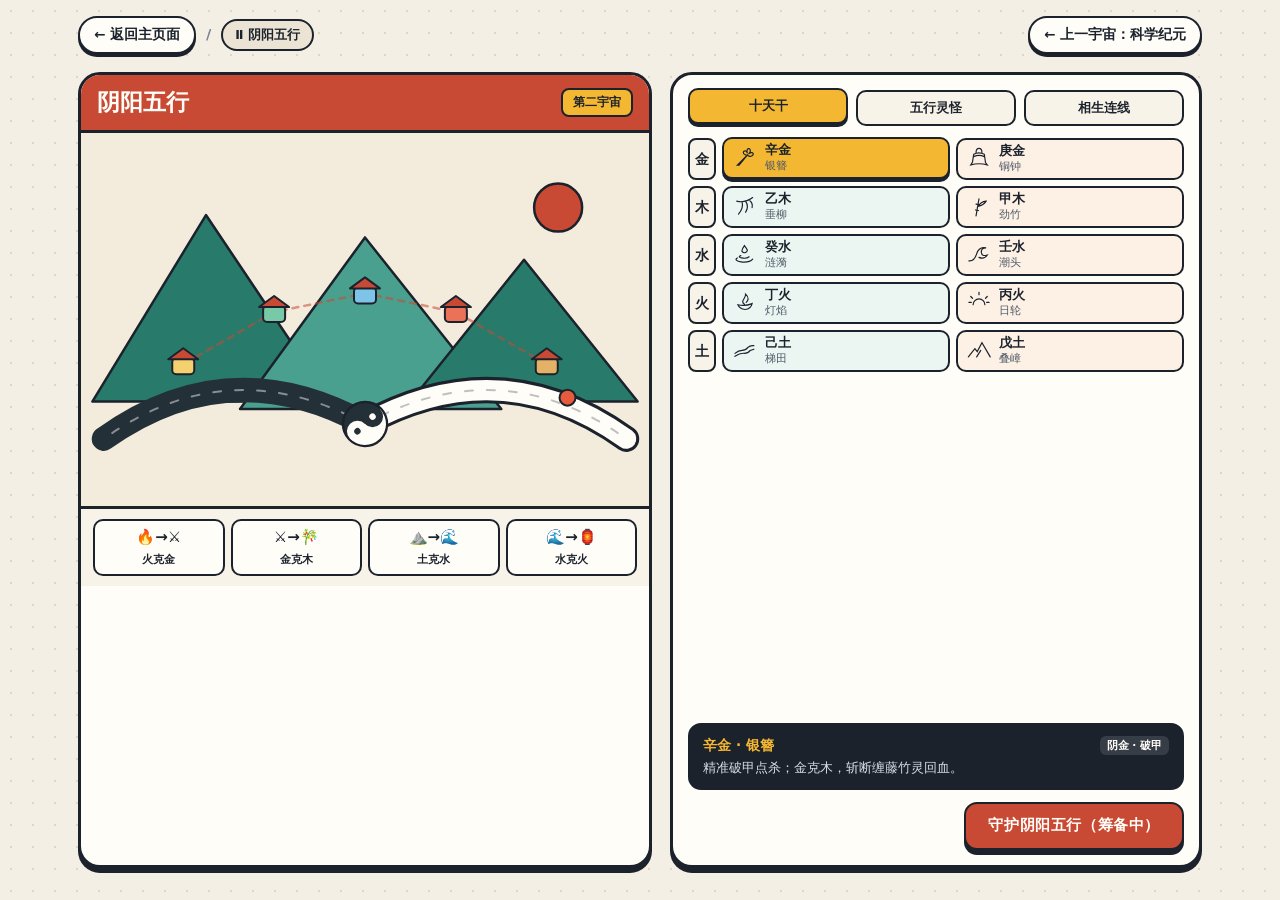
<file: universe-wuxing.html>
<!doctype html>
<html lang="zh-CN">
<head>
<meta charset="utf-8">
<meta name="viewport" content="width=device-width,initial-scale=1">
<title>Ⅱ 阴阳五行 · 星界守望</title>
<link rel="stylesheet" href="theme.css">
</head>
<body>
<div class="page-shell">
  <!-- 子页面面包屑顶栏 -->
  <header class="topbar">
    <div class="nav-left">
      <a class="pill-btn" href="index.html">← 返回主页面</a>
      <span class="crumb-sep">/</span>
      <span class="crumb-cur">Ⅱ 阴阳五行</span>
    </div>
    <a class="pill-btn" href="universe-science.html">← 上一宇宙：科学纪元</a>
  </header>

  <main class="codex-layout">
    <!-- 左：无文字实时动态黑白双水脉沙盘 -->
    <section class="board-panel">
      <div class="board-header wuxing-head">
        <h1>阴阳五行</h1>
        <span class="tag-badge">第二宇宙</span>
      </div>

      <div class="live-stage wx-bg">
        <canvas id="wxMiniCanvas" aria-label="阴阳五行双水脉动态演示"></canvas>
      </div>

      <div class="visual-strip">
        <div class="v-chip"><span style="font-size:15px">🔥→⚔️</span><span>火克金</span></div>
        <div class="v-chip"><span style="font-size:15px">⚔️→🎋</span><span>金克木</span></div>
        <div class="v-chip"><span style="font-size:15px">⛰️→🌊</span><span>土克水</span></div>
        <div class="v-chip"><span style="font-size:15px">🌊→🏮</span><span>水克火</span></div>
      </div>
    </section>

    <!-- 右：十天干 & 灵怪 & 相生连线 -->
    <section class="deck-panel">
      <div class="tab-bar" role="tablist">
        <button class="tab-pill" role="tab" aria-selected="true" data-tab="stems">十天干</button>
        <button class="tab-pill" role="tab" aria-selected="false" data-tab="enemies">五行灵怪</button>
        <button class="tab-pill" role="tab" aria-selected="false" data-tab="cycle">相生连线</button>
      </div>

      <div data-panel="stems">
        <div class="stems-grid" id="wuxingStems">
          <div class="stem-line">
            <span class="wx-chip">金</span>
            <button class="stem-tile yin" aria-pressed="true" data-title="辛金 · 银簪" data-tag="阴金 · 破甲" data-desc="精准破甲点杀；金克木，斩断缠藤竹灵回血。">
              <svg viewBox="0 0 44 44" fill="none" stroke="currentColor" stroke-width="2" stroke-linecap="round"><path d="M9 34 27 16 12 34Z M26 17C17 17 18 9 23 10Q25 10 26 14C23 4 32 4 31 11Q30 14 28 15C36 9 39 17 32 19Q29 20 26 17Z"/></svg>
              <span><span class="stem-name">辛金</span><span class="stem-tag">银簪</span></span>
            </button>
            <button class="stem-tile yang" aria-pressed="false" data-title="庚金 · 铜钟" data-tag="阳金 · 震退" data-desc="声波击退；邻土激活「土生金」强化破甲。">
              <svg viewBox="0 0 44 44" fill="none" stroke="currentColor" stroke-width="2" stroke-linecap="round"><path d="M17 11q0-7 5-7t5 7 M13 14q9-5 18 0l2 14 3 4q-14-4-28 0l3-5Z M13 18q9-4 18 0"/></svg>
              <span><span class="stem-name">庚金</span><span class="stem-tag">铜钟</span></span>
            </button>
          </div>
          <div class="stem-line">
            <span class="wx-chip">木</span>
            <button class="stem-tile yin" aria-pressed="false" data-title="乙木 · 垂柳" data-tag="阴木 · 缠绕" data-desc="持续减速，吸干墨浪水团加速状态。">
              <svg viewBox="0 0 44 44" fill="none" stroke="currentColor" stroke-width="2" stroke-linecap="round"><path d="M8 12q13 4 27-6 M17 13q3 11-6 21 M23 12q6 9 0 19 M29 10q7 5 5 13"/></svg>
              <span><span class="stem-name">乙木</span><span class="stem-tag">垂柳</span></span>
            </button>
            <button class="stem-tile yang" aria-pressed="false" data-title="甲木 · 劲竹" data-tag="阳木 · 突刺" data-desc="破土连击；邻火激活「木生火」助燃增伤。">
              <svg viewBox="0 0 44 44" fill="none" stroke="currentColor" stroke-width="2" stroke-linecap="round"><path d="M17 37 22 8m-6 19 5 1m-4-11 6 1 M20 21q5-8 14-9-4 7-14 9Z"/></svg>
              <span><span class="stem-name">甲木</span><span class="stem-tag">劲竹</span></span>
            </button>
          </div>
          <div class="stem-line">
            <span class="wx-chip">水</span>
            <button class="stem-tile yin" aria-pressed="false" data-title="癸水 · 涟漪" data-tag="阴水 · 浸湿" data-desc="群体易伤；水克火，直接浇熄爆裂灯笼怪。">
              <svg viewBox="0 0 44 44" fill="none" stroke="currentColor" stroke-width="2" stroke-linecap="round"><path d="M21 6q-5 7-4 10a5 5 0 0 0 9-2q-1-3-5-8Z M15 23c-9 3 8 7 14 2 M9 27c-10 6 18 11 26 2"/></svg>
              <span><span class="stem-name">癸水</span><span class="stem-tag">涟漪</span></span>
            </button>
            <button class="stem-tile yang" aria-pressed="false" data-title="壬水 · 潮头" data-tag="阳水 · 推回" data-desc="巨浪冲刷推回；邻木激活「水生木」扩大控场。">
              <svg viewBox="0 0 44 44" fill="none" stroke="currentColor" stroke-width="2" stroke-linecap="round"><path d="M5 32q9 1 13-12 4-13 16-10-9 0-8 8 1 7 10 4-5 8-14 4"/></svg>
              <span><span class="stem-name">壬水</span><span class="stem-tag">潮头</span></span>
            </button>
          </div>
          <div class="stem-line">
            <span class="wx-chip">火</span>
            <button class="stem-tile yin" aria-pressed="false" data-title="丁火 · 灯焰" data-tag="阴火 · 融甲" data-desc="精准灼烧；火克金，熔软锈甲铜偶重甲。">
              <svg viewBox="0 0 44 44" fill="none" stroke="currentColor" stroke-width="2" stroke-linecap="round"><path d="M10 25q12 3 24-2-2 9-12 10-9-1-12-8Z M21 24c-8-5 3-10 2-17 7 6 4 11 1 14"/></svg>
              <span><span class="stem-name">丁火</span><span class="stem-tag">灯焰</span></span>
            </button>
            <button class="stem-tile yang" aria-pressed="false" data-title="丙火 · 日轮" data-tag="阳火 · 引爆" data-desc="大范围烈焰；邻土激活「火生土」灼烧地面。">
              <svg viewBox="0 0 44 44" fill="none" stroke="currentColor" stroke-width="2" stroke-linecap="round"><path d="M12 25a10 10 0 1 1 20 0 M22 4v4M8 11l3 3m25-3-3 3 M5 21h4m26 0h4"/></svg>
              <span><span class="stem-name">丙火</span><span class="stem-tag">日轮</span></span>
            </button>
          </div>
          <div class="stem-line">
            <span class="wx-chip">土</span>
            <button class="stem-tile yin" aria-pressed="false" data-title="己土 · 梯田" data-tag="阴土 · 截流" data-desc="层叠减速地形；土克水，截停墨浪水团。">
              <svg viewBox="0 0 44 44" fill="none" stroke="currentColor" stroke-width="2" stroke-linecap="round"><path d="M5 26q6-5 12-5t10-5q4-4 10-3 M5 31q9-6 16-5 6 0 10-5l6-2"/></svg>
              <span><span class="stem-name">己土</span><span class="stem-tag">梯田</span></span>
            </button>
            <button class="stem-tile yang" aria-pressed="false" data-title="戊土 · 叠嶂" data-tag="阳土 · 阻障" data-desc="山障拦截节奏；阴阳同守可积攒太极调和波。">
              <svg viewBox="0 0 44 44" fill="none" stroke="currentColor" stroke-width="2" stroke-linecap="round"><path d="M4 32 15 18l4 5L27 8l14 24 M18 32l7-11"/></svg>
              <span><span class="stem-name">戊土</span><span class="stem-tag">叠嶂</span></span>
            </button>
          </div>
        </div>
      </div>

      <div data-panel="enemies" hidden>
        <div class="tile-grid-2" id="wuxingEnemies">
          <button class="visual-tile" aria-pressed="true" data-title="锈甲铜偶" data-tag="金 · 畏火" data-desc="重甲缓行，被丁火/丙火灼烧后护甲骤降。">
            <span class="art-icon amber"><strong style="font-size:18px">金</strong></span>
            <span><span class="tile-name">锈甲铜偶</span><span class="tile-pill">火克金</span></span>
          </button>
          <button class="visual-tile" aria-pressed="false" data-title="缠藤竹灵" data-tag="木 · 畏金" data-desc="周围群疗，被辛金/庚金斩藤打断回复。">
            <span class="art-icon green"><strong style="font-size:18px">木</strong></span>
            <span><span class="tile-name">缠藤竹灵</span><span class="tile-pill">金克木</span></span>
          </button>
          <button class="visual-tile" aria-pressed="false" data-title="墨浪水团" data-tag="水 · 畏土" data-desc="沿水脉疾滑，遇梯田叠嶂截流减速。">
            <span class="art-icon blue"><strong style="font-size:18px">水</strong></span>
            <span><span class="tile-name">墨浪水团</span><span class="tile-pill">土克水</span></span>
          </button>
          <button class="visual-tile" aria-pressed="false" data-title="爆裂灯笼怪" data-tag="火 · 畏水" data-desc="易爆突进，被癸水/壬水淋湿直接熄火。">
            <span class="art-icon coral"><strong style="font-size:18px">火</strong></span>
            <span><span class="tile-name">爆裂灯笼怪</span><span class="tile-pill">水克火</span></span>
          </button>
          <button class="visual-tile full" aria-pressed="false" data-title="失衡太极炉 · BOSS" data-tag="阴阳翻转" data-desc="切换阴/阳态并蓄力五行，残血双脉同时涌怪。">
            <span class="art-icon coral"><strong style="font-size:18px">炉</strong></span>
            <span><span class="tile-name">失衡太极炉（最终 BOSS）</span><span class="tile-pill">双脉解体</span></span>
          </button>
        </div>
      </div>

      <div data-panel="cycle" hidden>
        <div class="formula-list">
          <div class="formula-card"><span class="f-icon">木</span><span class="f-op">→</span><span class="f-icon">火</span><span class="f-op">·</span><span class="f-out">助燃扩大范围</span></div>
          <div class="formula-card"><span class="f-icon">火</span><span class="f-op">→</span><span class="f-icon">土</span><span class="f-op">·</span><span class="f-out">烤炙灼烧地面</span></div>
          <div class="formula-card"><span class="f-icon">土</span><span class="f-op">→</span><span class="f-icon">金</span><span class="f-op">·</span><span class="f-out">强化破甲击退</span></div>
          <div class="formula-card"><span class="f-icon">金</span><span class="f-op">→</span><span class="f-icon">水</span><span class="f-op">→</span><span class="f-out">激浪滋养竹柳</span></div>
        </div>
      </div>

      <div class="inspector">
        <div class="inspector-box" id="inspector">
          <div class="inspector-top">
            <span class="inspector-title">辛金 · 银簪</span>
            <span class="inspector-tag">阴金 · 破甲</span>
          </div>
          <p class="inspector-desc">精准破甲点杀；金克木，斩断缠藤竹灵回血。</p>
        </div>
        <div class="deck-foot">
          <button class="btn-game vermilion" id="guardBtn">守护阴阳五行（筹备中）</button>
        </div>
      </div>
    </section>
  </main>
</div>

<dialog id="guardDialog" aria-labelledby="guardTitle">
  <div class="modal-head">
    <h2 id="guardTitle">第二章筹备中</h2>
    <button class="modal-x" data-close aria-label="关闭">✕</button>
  </div>
  <div class="modal-body">
    <p>「阴阳五行」黑白双水脉实机关卡正在开发中，敬请期待。</p>
    <div class="modal-foot"><button class="btn-game ghost" data-close>知道了</button></div>
  </div>
</dialog>

<script>
const byId = id => document.getElementById(id);
try {
  const b = localStorage.getItem('atlas.brightness');
  if (b) document.documentElement.style.filter = `brightness(${b}%)`;
} catch {}

const reducedMotion = matchMedia('(prefers-reduced-motion: reduce)');
const dlg = byId('guardDialog');
byId('guardBtn').onclick = () => dlg.showModal();
dlg.querySelectorAll('[data-close]').forEach(b => b.addEventListener('click', () => dlg.close()));
dlg.addEventListener('click', e => { if (e.target === dlg) dlg.close(); });

document.querySelectorAll('.tab-pill').forEach(tab => {
  tab.addEventListener('click', () => {
    const name = tab.dataset.tab;
    document.querySelectorAll('.tab-pill').forEach(b => b.setAttribute('aria-selected', String(b === tab)));
    document.querySelectorAll('[data-panel]').forEach(p => { p.hidden = p.dataset.panel !== name; });
    const active = document.querySelector(`[data-panel="${name}"]`);
    const picked = active.querySelector('[aria-pressed="true"]') || active.querySelector('[data-title]');
    if (picked) updateInspector(picked);
  });
});

function updateInspector(el) {
  const box = byId('inspector');
  box.querySelector('.inspector-title').textContent = el.dataset.title;
  box.querySelector('.inspector-tag').textContent = el.dataset.tag;
  box.querySelector('.inspector-desc').textContent = el.dataset.desc;
}

['wuxingStems', 'wuxingEnemies'].forEach(id => {
  const wrap = byId(id);
  wrap.addEventListener('click', e => {
    const btn = e.target.closest('button[data-title]');
    if (!btn) return;
    wrap.querySelectorAll('button[data-title]').forEach(b => b.setAttribute('aria-pressed', String(b === btn)));
    updateInspector(btn);
  });
});

function drawWuxing(ts) {
  const c = byId('wxMiniCanvas');
  const w = c.clientWidth || 520, h = c.clientHeight || 340;
  const dpr = Math.min(devicePixelRatio || 1, 2);
  if (c.width !== Math.round(w * dpr) || c.height !== Math.round(h * dpr)) {
    c.width = Math.round(w * dpr); c.height = Math.round(h * dpr);
  }
  const ctx = c.getContext('2d');
  ctx.setTransform(dpr, 0, 0, dpr, 0, 0);
  const t = ts / 1000;

  ctx.fillStyle = '#f3ecdc'; ctx.fillRect(0, 0, w, h);
  ctx.fillStyle = '#c94a34'; ctx.strokeStyle = '#1b222c'; ctx.lineWidth = 2.5;
  ctx.beginPath(); ctx.arc(w * 0.84, h * 0.2, 24, 0, Math.PI * 2); ctx.fill(); ctx.stroke();

  const mt = (p1, p2, p3, col) => {
    ctx.fillStyle = col; ctx.strokeStyle = '#1b222c'; ctx.lineWidth = 2.5; ctx.lineJoin = 'round';
    ctx.beginPath(); ctx.moveTo(p1[0], p1[1]); ctx.lineTo(p2[0], p2[1]); ctx.lineTo(p3[0], p3[1]); ctx.closePath(); ctx.fill(); ctx.stroke();
  };
  mt([w * 0.02, h * 0.72], [w * 0.22, h * 0.22], [w * 0.44, h * 0.72], '#287a6b');
  mt([w * 0.28, h * 0.74], [w * 0.5, h * 0.28], [w * 0.74, h * 0.74], '#4aa08e');
  mt([w * 0.58, h * 0.72], [w * 0.78, h * 0.34], [w * 0.98, h * 0.72], '#287a6b');

  ctx.lineCap = 'round';
  ctx.beginPath(); ctx.moveTo(w * 0.04, h * 0.82); ctx.quadraticCurveTo(w * 0.26, h * 0.58, w * 0.5, h * 0.78);
  ctx.strokeStyle = '#243038'; ctx.lineWidth = 24; ctx.stroke();
  ctx.beginPath(); ctx.moveTo(w * 0.96, h * 0.82); ctx.quadraticCurveTo(w * 0.74, h * 0.58, w * 0.5, h * 0.78);
  ctx.strokeStyle = '#1b222c'; ctx.lineWidth = 26; ctx.stroke();
  ctx.strokeStyle = '#fffdf8'; ctx.lineWidth = 20; ctx.stroke();

  ctx.save(); ctx.setLineDash([8, 14]); ctx.lineDashOffset = -t * 28;
  ctx.strokeStyle = 'rgba(255,255,255,0.45)'; ctx.lineWidth = 2;
  ctx.beginPath(); ctx.moveTo(w * 0.04, h * 0.82); ctx.quadraticCurveTo(w * 0.26, h * 0.58, w * 0.5, h * 0.78); ctx.stroke();
  ctx.strokeStyle = 'rgba(27,34,44,0.28)';
  ctx.beginPath(); ctx.moveTo(w * 0.96, h * 0.82); ctx.quadraticCurveTo(w * 0.74, h * 0.58, w * 0.5, h * 0.78); ctx.stroke();
  ctx.restore();

  ctx.save(); ctx.translate(w * 0.5, h * 0.78); ctx.rotate(t * 0.7);
  ctx.fillStyle = '#243038'; ctx.strokeStyle = '#1b222c'; ctx.lineWidth = 2.5;
  ctx.beginPath(); ctx.arc(0, 0, 22, 0, Math.PI * 2); ctx.fill(); ctx.stroke();
  ctx.fillStyle = '#fffdf8'; ctx.beginPath(); ctx.arc(0, 0, 21, -Math.PI / 2, Math.PI / 2); ctx.fill();
  ctx.fillStyle = '#243038'; ctx.beginPath(); ctx.arc(0, -10.5, 10.5, 0, Math.PI * 2); ctx.fill();
  ctx.fillStyle = '#fffdf8'; ctx.beginPath(); ctx.arc(0, 10.5, 10.5, 0, Math.PI * 2); ctx.fill();
  ctx.fillStyle = '#fffdf8'; ctx.beginPath(); ctx.arc(0, -10.5, 3.2, 0, Math.PI * 2); ctx.fill();
  ctx.fillStyle = '#243038'; ctx.beginPath(); ctx.arc(0, 10.5, 3.2, 0, Math.PI * 2); ctx.fill();
  ctx.restore();

  const passes = [
    { x: w * 0.18, y: h * 0.62, col: '#f4d06f' },
    { x: w * 0.34, y: h * 0.48, col: '#77c9a8' },
    { x: w * 0.5, y: h * 0.43, col: '#7ec4e8' },
    { x: w * 0.66, y: h * 0.48, col: '#eb7157' },
    { x: w * 0.82, y: h * 0.62, col: '#e3b266' }
  ];
  ctx.save(); ctx.strokeStyle = 'rgba(201, 74, 52, 0.55)'; ctx.lineWidth = 2.5;
  ctx.setLineDash([6, 6]); ctx.lineDashOffset = -t * 24;
  ctx.beginPath(); passes.forEach((p, i) => i ? ctx.lineTo(p.x, p.y) : ctx.moveTo(p.x, p.y)); ctx.stroke(); ctx.restore();

  for (const p of passes) {
    ctx.fillStyle = p.col; ctx.strokeStyle = '#1b222c'; ctx.lineWidth = 2;
    ctx.beginPath(); ctx.roundRect(p.x - 11, p.y - 6, 22, 16, 4); ctx.fill(); ctx.stroke();
    ctx.fillStyle = '#c94a34';
    ctx.beginPath(); ctx.moveTo(p.x - 15, p.y - 5); ctx.lineTo(p.x, p.y - 16); ctx.lineTo(p.x + 15, p.y - 5); ctx.closePath(); ctx.fill(); ctx.stroke();
  }

  const u = (t * 0.18) % 1;
  const lx = (1 - u) * (1 - u) * (w * 0.94) + 2 * (1 - u) * u * (w * 0.74) + u * u * (w * 0.52);
  const ly = (1 - u) * (1 - u) * (h * 0.81) + 2 * (1 - u) * u * (h * 0.58) + u * u * (h * 0.77) - Math.sin(t * 8) * 3;
  ctx.fillStyle = '#e85a3c'; ctx.strokeStyle = '#1b222c'; ctx.lineWidth = 2;
  ctx.beginPath(); ctx.arc(lx, ly - 8, 8, 0, Math.PI * 2); ctx.fill(); ctx.stroke();

  if (!reducedMotion.matches) requestAnimationFrame(drawWuxing);
}
requestAnimationFrame(drawWuxing);
</script>
</body>
</html>
</file>
<file: theme.css>
:root {
  --bg: #f4efe4;
  --bg-dot: #dfd6c3;
  --card: #fffdf8;
  --card-alt: #f8f3e8;
  --ink: #1b222c;
  --ink-soft: #4e5968;
  --ink-mute: #7c8591;

  --lab-teal: #1d8a78;
  --lab-teal-soft: #e0f4ef;
  --lab-amber: #f4b731;
  --lab-coral: #e8624a;
  --lab-blue: #3b7dd8;

  --wx-vermilion: #c94a34;
  --wx-vermilion-soft: #fae7e2;
  --wx-jade: #287a6b;
  --wx-jade-soft: #e1f1ed;

  --border: 2.5px solid var(--ink);
  --shadow-sm: 0 3px 0 var(--ink);
  --shadow-md: 0 5px 0 var(--ink);
  --shadow-lg: 0 7px 0 var(--ink);
  --radius-md: 16px;
  --radius-lg: 22px;

  --font-display: "Yuanti SC", "Hiragino Maru Gothic ProN", "SF Pro Rounded", "PingFang SC", "Microsoft YaHei", sans-serif;
  --font-ui: "SF Pro Rounded", "PingFang SC", "Hiragino Sans GB", "Microsoft YaHei", system-ui, sans-serif;
}

*, *::before, *::after { box-sizing: border-box; }

html, body {
  margin: 0;
  min-height: 100%;
  background-color: var(--bg);
  background-image: radial-gradient(var(--bg-dot) 1.4px, transparent 1.4px);
  background-size: 22px 22px;
  color: var(--ink);
  font-family: var(--font-ui);
  font-size: 14.5px;
  line-height: 1.45;
  -webkit-font-smoothing: antialiased;
}

a { color: inherit; text-decoration: none; }
button { font: inherit; color: inherit; background: none; border: 0; padding: 0; cursor: pointer; }
button:focus-visible, a:focus-visible, input:focus-visible { outline: 3px solid var(--lab-blue); outline-offset: 2px; }
[hidden] { display: none !important; }

/* ---------- Page Container ---------- */
.page-shell {
  min-height: 100svh;
  max-width: 1180px;
  margin: 0 auto;
  padding: 0 clamp(14px, 3vw, 28px) 32px;
  display: flex;
  flex-direction: column;
}

/* ---------- Clean Top Header (Parent vs Child Breadcrumb) ---------- */
.topbar {
  display: flex;
  align-items: center;
  justify-content: space-between;
  gap: 12px;
  padding: 16px 0 18px;
}

.nav-left {
  display: flex;
  align-items: center;
  gap: 10px;
}

.pill-btn {
  display: inline-flex;
  align-items: center;
  gap: 8px;
  padding: 7px 14px;
  background: var(--card);
  border: var(--border);
  border-radius: 999px;
  box-shadow: var(--shadow-sm);
  font-weight: 800;
  font-size: 13.5px;
  transition: transform 0.12s, box-shadow 0.12s, background 0.12s;
}

.pill-btn:hover { background: #fff7e2; transform: translateY(-1px); box-shadow: 0 4px 0 var(--ink); }
.pill-btn:active { transform: translateY(2px); box-shadow: 0 1px 0 var(--ink); }
.pill-btn svg { width: 15px; height: 15px; }

.brand-mark {
  width: 22px;
  height: 22px;
  border-radius: 50%;
  background: var(--lab-amber);
  border: 2px solid var(--ink);
  display: grid;
  place-items: center;
}

.crumb-sep { color: var(--ink-mute); font-weight: 900; }

.crumb-cur {
  padding: 5px 12px;
  background: #ebe3d3;
  border: 2px solid var(--ink);
  border-radius: 999px;
  font-size: 12.5px;
  font-weight: 800;
}

/* ---------- Tactile Game Buttons ---------- */
.btn-game {
  display: inline-flex;
  align-items: center;
  justify-content: center;
  gap: 8px;
  padding: 11px 22px;
  background: var(--lab-coral);
  color: #fffdf8;
  border: var(--border);
  border-radius: 13px;
  box-shadow: var(--shadow-md);
  font-weight: 900;
  font-size: 15px;
  letter-spacing: 0.04em;
  transition: transform 0.1s, box-shadow 0.1s, filter 0.1s;
}

.btn-game:hover { filter: brightness(1.04); transform: translateY(-1px); box-shadow: 0 6px 0 var(--ink); }
.btn-game:active { transform: translateY(4px); box-shadow: 0 1px 0 var(--ink); }
.btn-game.teal { background: var(--lab-teal); }
.btn-game.vermilion { background: var(--wx-vermilion); }
.btn-game.amber { background: var(--lab-amber); color: var(--ink); }
.btn-game.ghost {
  background: var(--card);
  color: var(--ink);
  padding: 9px 15px;
  font-size: 13.5px;
  box-shadow: var(--shadow-sm);
}

.tag-badge {
  display: inline-flex;
  align-items: center;
  gap: 4px;
  padding: 4px 10px;
  border: 2px solid var(--ink);
  border-radius: 8px;
  font-size: 12px;
  font-weight: 800;
  background: var(--lab-amber);
  color: var(--ink);
}
.tag-badge.soft { background: var(--card); }

/* ---------- Subpage Codex Layout ---------- */
.codex-layout {
  display: grid;
  grid-template-columns: minmax(320px, 1.08fr) minmax(320px, 1fr);
  gap: 18px;
  align-items: stretch;
  flex: 1;
}

.board-panel, .deck-panel {
  display: flex;
  flex-direction: column;
  background: var(--card);
  border: 3px solid var(--ink);
  border-radius: var(--radius-lg);
  box-shadow: var(--shadow-md);
  overflow: hidden;
}

.deck-panel { padding: 15px; }

.board-header {
  display: flex;
  align-items: center;
  justify-content: space-between;
  gap: 10px;
  padding: 13px 16px;
  border-bottom: 3px solid var(--ink);
  background: var(--lab-teal);
  color: #fffdf8;
}
.board-header.wuxing-head { background: var(--wx-vermilion); }
.board-header h1 { margin: 0; font-family: var(--font-display); font-weight: 900; font-size: 1.6rem; line-height: 1.1; }
.board-header .sub-kicker { font-size: 11px; font-weight: 800; opacity: 0.9; letter-spacing: 0.08em; }

.live-stage {
  position: relative;
  width: 100%;
  aspect-ratio: 16 / 10.6;
  background: #142228;
  border-bottom: 3px solid var(--ink);
  overflow: hidden;
}
.live-stage.wx-bg { background: #f3ecdc; }
.live-stage canvas { width: 100%; height: 100%; display: block; }

.live-badge {
  position: absolute;
  top: 10px;
  left: 10px;
  display: inline-flex;
  align-items: center;
  gap: 6px;
  padding: 3px 9px;
  border-radius: 999px;
  background: rgba(20, 28, 34, 0.78);
  border: 1.5px solid rgba(255, 255, 255, 0.25);
  color: #fffdf8;
  font-size: 11px;
  font-weight: 800;
  pointer-events: none;
}

.live-dot { width: 7px; height: 7px; border-radius: 50%; background: #5ce082; animation: blink 1.4s ease-in-out infinite; }
@keyframes blink { 0%, 100% { opacity: 1; } 50% { opacity: 0.35; } }

.visual-strip {
  display: grid;
  grid-template-columns: repeat(4, 1fr);
  gap: 6px;
  padding: 10px 12px;
  background: var(--card-alt);
}

.v-chip {
  display: flex;
  flex-direction: column;
  align-items: center;
  gap: 3px;
  padding: 6px 4px;
  background: var(--card);
  border: 2px solid var(--ink);
  border-radius: 10px;
  font-size: 11px;
  font-weight: 800;
  text-align: center;
}
.v-chip svg { width: 22px; height: 22px; }

.tab-bar { display: grid; grid-template-columns: repeat(3, 1fr); gap: 8px; margin-bottom: 12px; }
.tab-pill { padding: 7px 8px; background: var(--card-alt); border: 2px solid var(--ink); border-radius: 10px; font-weight: 800; font-size: 12.5px; }
.tab-pill[aria-selected="true"] { background: var(--lab-amber); box-shadow: 0 3px 0 var(--ink); transform: translateY(-2px); }

.tile-grid-2 { display: grid; grid-template-columns: repeat(2, minmax(0, 1fr)); gap: 9px; }
.visual-tile {
  display: flex; align-items: center; gap: 9px; padding: 9px 10px; text-align: left;
  background: var(--card-alt); border: 2px solid var(--ink); border-radius: 12px;
  transition: transform 0.1s, box-shadow 0.1s, background 0.12s;
}
.visual-tile.full { grid-column: 1 / -1; }
.visual-tile[aria-pressed="true"] { background: #fff3cc; box-shadow: 0 3px 0 var(--ink); transform: translateY(-2px); }

.art-icon {
  width: 44px; height: 44px; flex: none; border-radius: 11px;
  border: 2px solid var(--ink); background: var(--card); display: grid; place-items: center;
}
.art-icon svg { width: 32px; height: 32px; }
.art-icon.teal { background: #daf2ec; }
.art-icon.amber { background: #fff0c7; }
.art-icon.green { background: #e1f5dc; }
.art-icon.blue { background: #dfebfc; }
.art-icon.coral { background: #fde3dc; }

.tile-name { display: block; font-weight: 900; font-size: 13.5px; line-height: 1.2; }
.tile-pill {
  display: inline-block; margin-top: 4px; padding: 1px 6px; border-radius: 6px;
  background: rgba(27, 34, 44, 0.08); font-size: 10.5px; font-weight: 800; color: var(--ink-soft);
}

.formula-list { display: flex; flex-direction: column; gap: 8px; }
.formula-card {
  display: grid; grid-template-columns: auto auto auto auto 1fr; align-items: center; gap: 7px;
  padding: 8px 10px; background: var(--card-alt); border: 2px solid var(--ink); border-radius: 12px;
  font-size: 12.5px; font-weight: 800;
}
.f-icon { width: 30px; height: 30px; border-radius: 8px; border: 1.8px solid var(--ink); background: var(--card); display: grid; place-items: center; }
.f-icon svg { width: 22px; height: 22px; }
.f-op { color: var(--ink-mute); font-weight: 900; }
.f-out { text-align: right; color: var(--ink); }

.stems-grid { display: flex; flex-direction: column; gap: 6px; }
.stem-line { display: grid; grid-template-columns: 28px 1fr 1fr; gap: 6px; align-items: stretch; }
.wx-chip { display: grid; place-items: center; border: 2px solid var(--ink); border-radius: 8px; background: var(--card-alt); font-family: var(--font-display); font-weight: 900; font-size: 14px; }
.stem-tile { display: flex; align-items: center; gap: 7px; padding: 4px 8px; text-align: left; border: 2px solid var(--ink); border-radius: 10px; }
.stem-tile.yin { background: #ebf6f2; }
.stem-tile.yang { background: #fdf0e4; }
.stem-tile[aria-pressed="true"] { background: var(--lab-amber); box-shadow: 0 3px 0 var(--ink); transform: translateY(-1px); }
.stem-tile svg { width: 26px; height: 26px; flex: none; color: var(--ink); }
.stem-name { display: block; font-weight: 900; font-size: 13px; line-height: 1.15; }
.stem-tag { display: block; font-size: 10.5px; color: var(--ink-soft); }

.inspector { margin-top: auto; padding-top: 12px; }
.inspector-box { padding: 11px 13px; background: #1b222c; color: #fffdf8; border: 2.5px solid var(--ink); border-radius: 13px; }
.inspector-top { display: flex; align-items: center; justify-content: space-between; gap: 8px; margin-bottom: 4px; }
.inspector-title { font-weight: 900; font-size: 13.5px; color: var(--lab-amber); }
.inspector-tag { padding: 2px 7px; border-radius: 6px; background: rgba(255,255,255,0.12); font-size: 10.5px; font-weight: 800; }
.inspector-desc { margin: 0; font-size: 12.5px; color: #d6dde6; }

.deck-foot { display: flex; align-items: center; justify-content: flex-end; gap: 10px; margin-top: 12px; }

/* ---------- Modals ---------- */
dialog { padding: 0; width: min(92vw, 380px); background: var(--card); color: var(--ink); border: 3px solid var(--ink); border-radius: var(--radius-md); box-shadow: 0 10px 0 var(--ink); }
dialog::backdrop { background: rgba(27, 34, 44, 0.58); }
.modal-head { display: flex; align-items: center; justify-content: space-between; padding: 12px 16px; background: var(--lab-amber); border-bottom: 3px solid var(--ink); }
.modal-head h2 { margin: 0; font-family: var(--font-display); font-weight: 900; font-size: 1.35rem; }
.modal-x { width: 28px; height: 28px; border-radius: 7px; border: 2px solid var(--ink); background: var(--card); font-weight: 900; display: grid; place-items: center; }
.modal-body { padding: 16px; }
.slider-group { display: block; margin-bottom: 14px; }
.slider-top { display: flex; justify-content: space-between; font-weight: 800; font-size: 13px; margin-bottom: 6px; }
input[type="range"] { -webkit-appearance: none; appearance: none; width: 100%; height: 8px; background: #e5dcc9; border: 2px solid var(--ink); border-radius: 999px; }
input[type="range"]::-webkit-slider-thumb { -webkit-appearance: none; width: 18px; height: 18px; border-radius: 50%; background: var(--lab-coral); border: 2.5px solid var(--ink); }
.modal-foot { display: flex; justify-content: flex-end; }

@media (max-width: 920px) {
  .codex-layout { grid-template-columns: 1fr; }
}
@media (max-width: 560px) {
  .crumb-sep, .crumb-cur { display: none; }
}
@media (prefers-reduced-motion: reduce) {
  *, *::before, *::after { animation: none !important; transition: none !important; }
}
</file>
